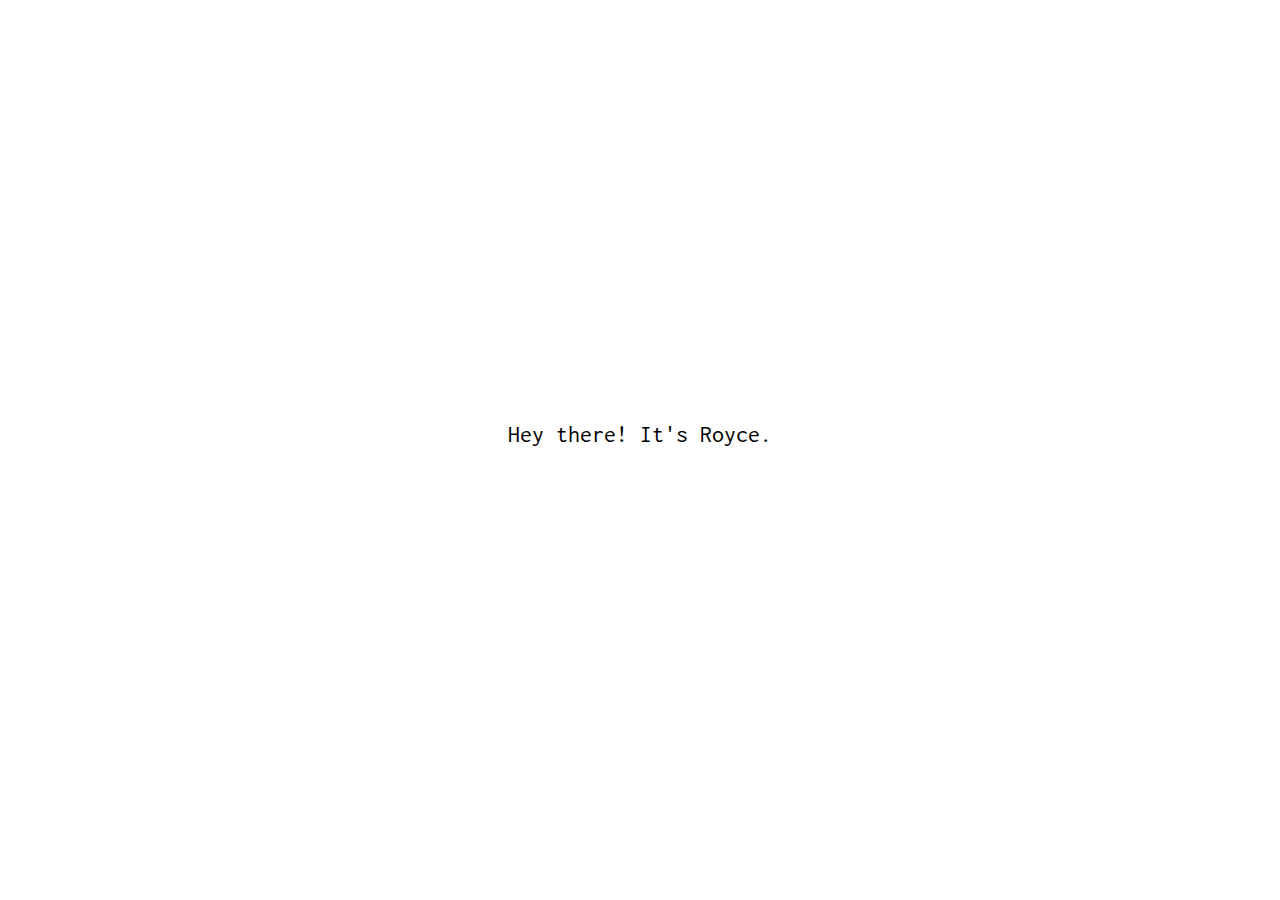
<file: public_html/v2/index.html>
<!DOCTYPE html>
<html lang="en-US">

<head>

	<!-- *** Below I am using Google to track website visitors *** -->
	<script async src="https://www.googletagmanager.com/gtag/js?id=UA-36822935-2"></script>
	<script>
	  window.dataLayer = window.dataLayer || [];
	  function gtag(){dataLayer.push(arguments);}
	  gtag('js', new Date());

	  gtag('config', 'UA-36822935-2');
	</script>
	<!-- *** End tracking script -->

	<meta charset="utf-8">
	<meta name=viewport content="width=device-width, initial-scale=1">
	<title>Royce Yang</title>
	<link rel="stylesheet" href="main.css">
	<link href="https://fonts.googleapis.com/css?family=Inconsolata" rel="stylesheet">
</head>

<body>
	<div id="landing-page">
		<div id="typed"></div>
		<script>
			var i = 0;
			/*var introduction = 'Hey there! It\'s Royce.\n         \nThank you for visiting my website!\nYou\'ll find an interactive resume;\n100% coded by me and from scratch.\n        \nLet me know if you are looking for a(n):\n\n\n  or  \n';

			function type(){
				if (introduction.charAt(i) == '\n'){
					document.getElementById("typed").innerHTML += '<br>';
				}
				else if (i < introduction.length){
					document.getElementById("typed").innerHTML += introduction.charAt(i);
				}
				i++;
				if (i == (introduction.length - 8)){
					document.getElementById("typed").innerHTML += '<button class="button" onclick=\'window.location.href="econ-resume/resume.html"\'> Economist </button>';
				}
				else if (i == introduction.length){
					document.getElementById("typed").innerHTML += '<button class="button" onclick=\'window.location.href="cs-resume/resume.html"\'> Computer Scientist </button>';
				}
				setTimeout(type, 28);
			}*/

			var introduction = 'Hey there! It\'s Royce.\n\nMy website is currently undergoing some reconstruction.\n:(\n\nPlease check back later!\nSorry for the inconvenience.\n\n\n';

			function type(){
				if (introduction.charAt(i) == '\n'){
					document.getElementById("typed").innerHTML += '<br>';
				}
				else if (i < introduction.length){
					document.getElementById("typed").innerHTML += introduction.charAt(i);
				}
				i++;
				if (i == introduction.length){
					document.getElementById("typed").innerHTML += '<button class="button" onclick=\'window.location.href="YANG_Royce_UChicago.pdf"\'> Download My Resume </button>';
				}
				setTimeout(type, 28);
			}

			type();


		</script>

	</div>
</body>


</html>
</file>
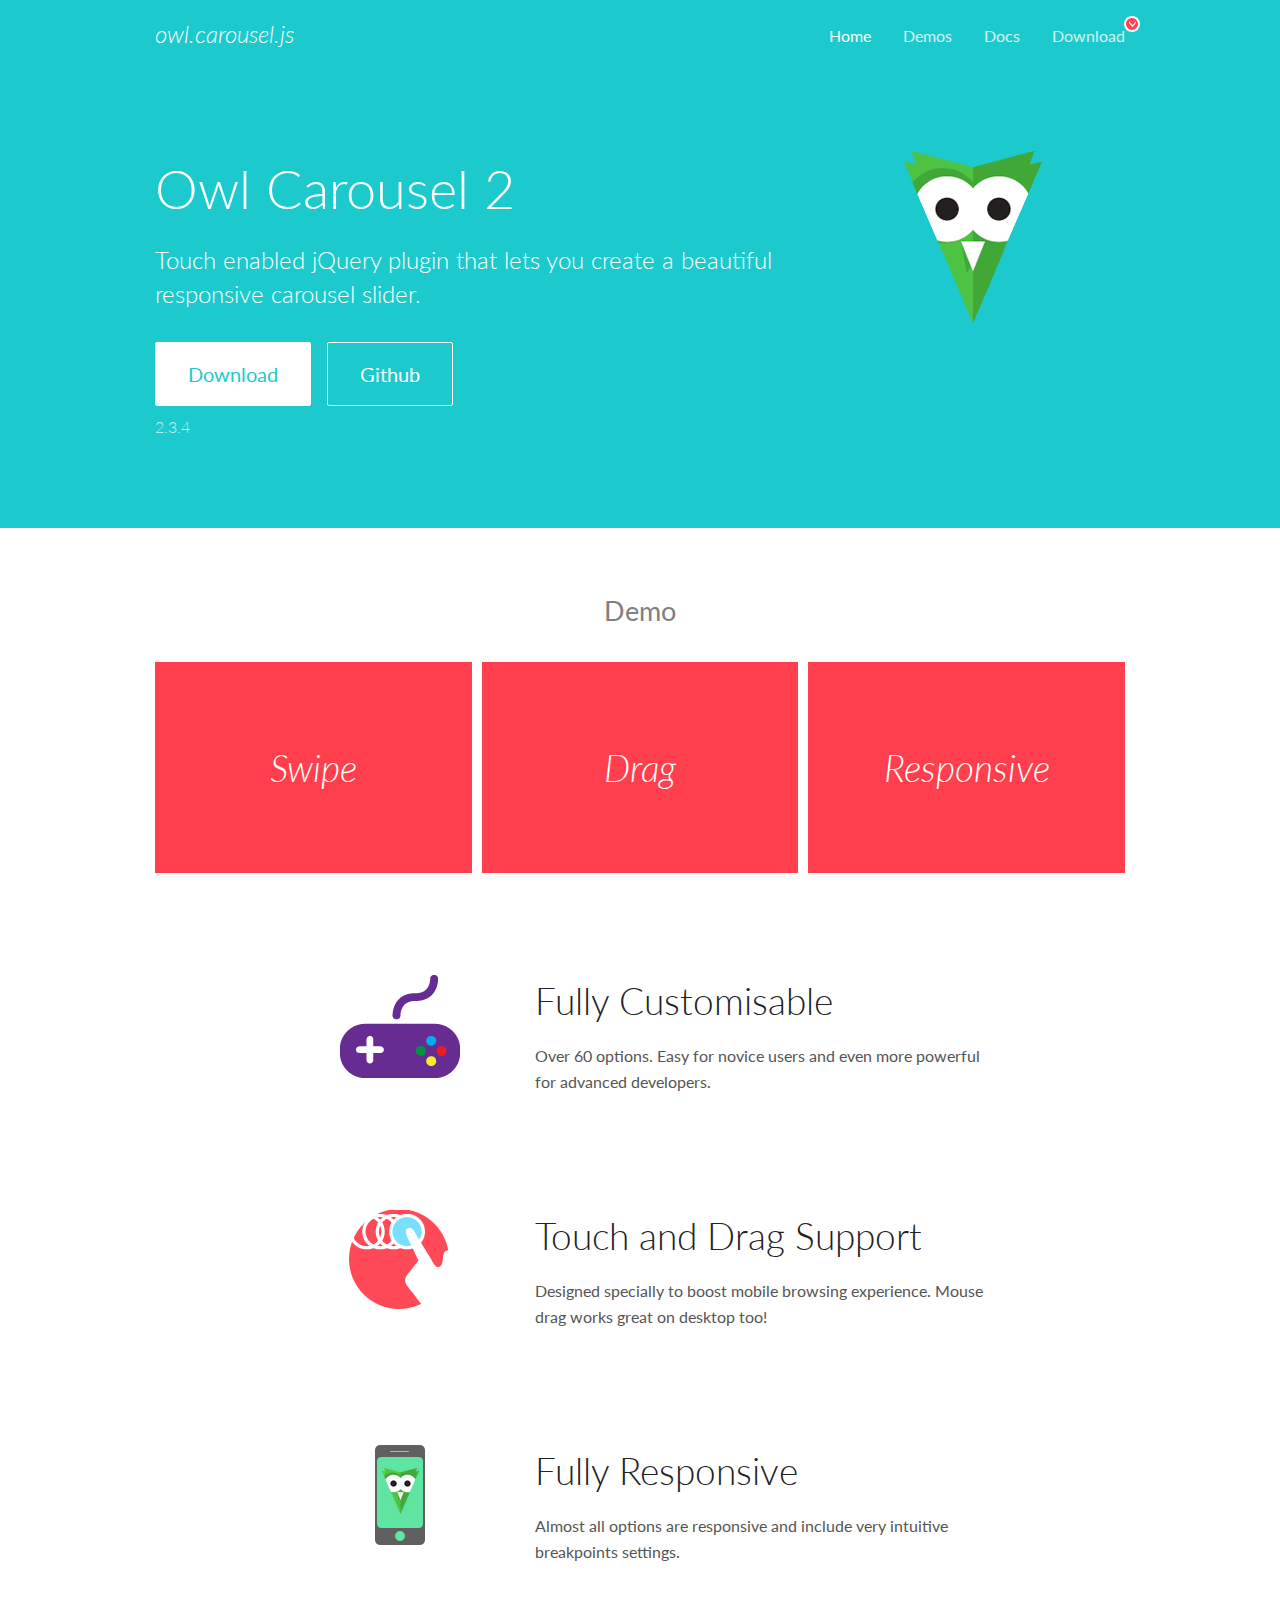
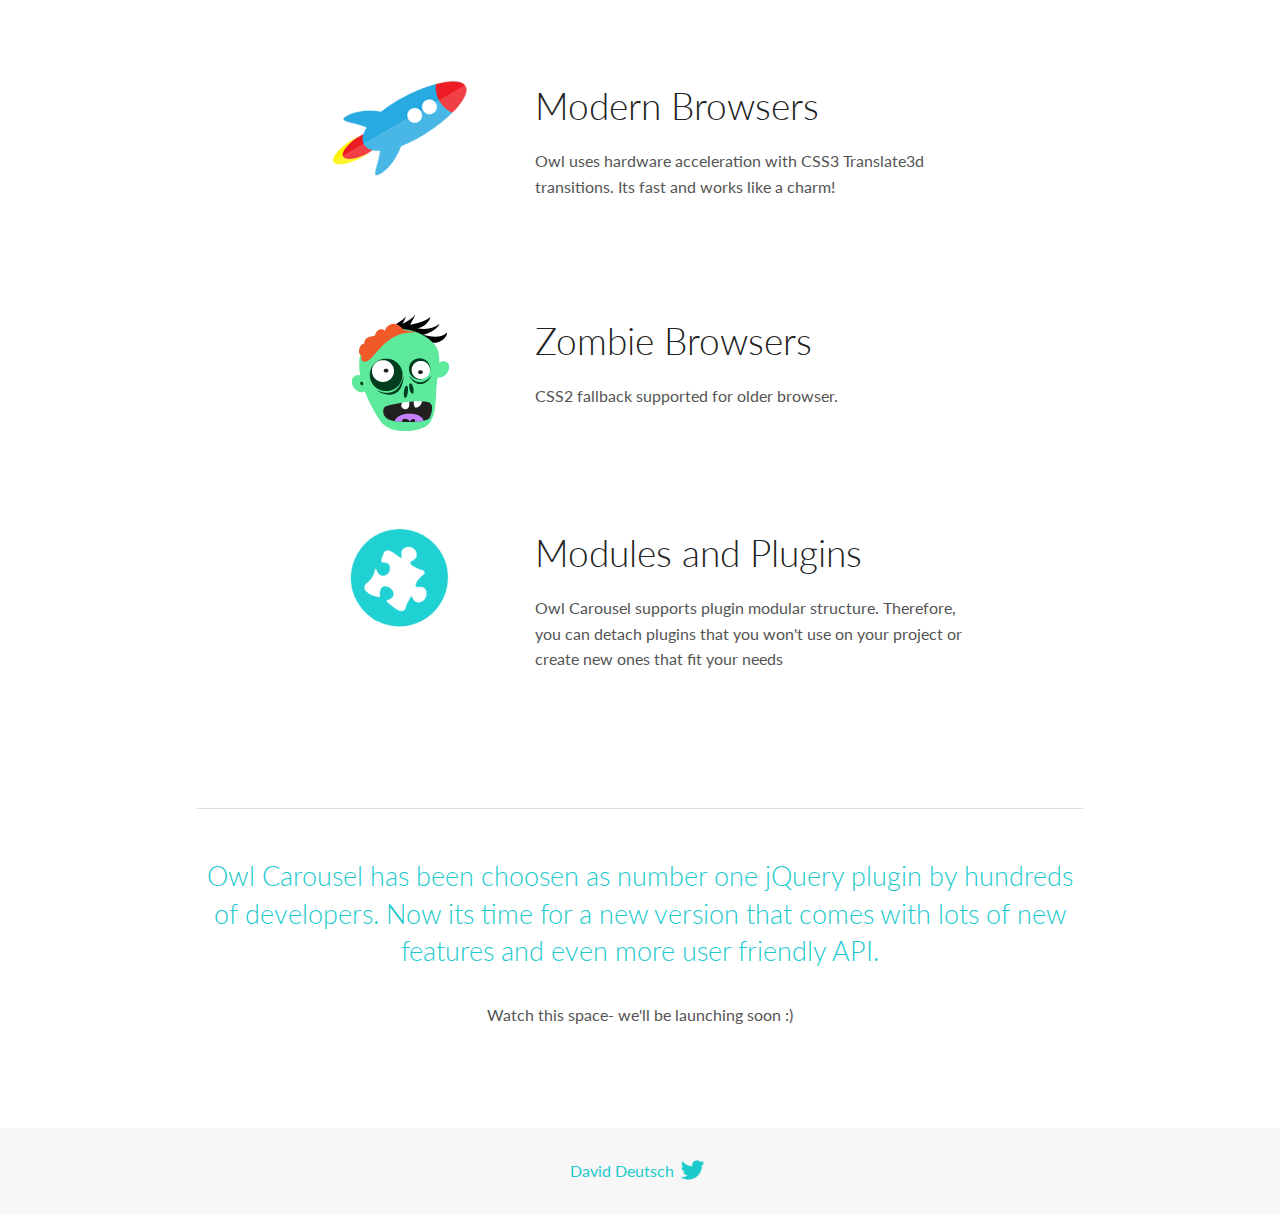
<file: public_html/css/oc/docs/index.html>
<!DOCTYPE html>
<html lang="en">
  <head>

    <!-- head -->
    <meta charset="utf-8">
    <meta name="msapplication-tap-highlight" content="no" />
    <meta name="viewport" content="width=device-width, initial-scale=1.0" />
    <meta name="description" content="Touch enabled jQuery plugin that lets you create beautiful responsive carousel slider.">
    <meta name="author" content="David Deutsch">
    <title>
      Home | Owl Carousel | 2.3.4
    </title>

    <!-- Stylesheets -->
    <link href='https://fonts.googleapis.com/css?family=Lato:300,400,700,400italic,300italic' rel='stylesheet' type='text/css'>
    <link rel="stylesheet" href="assets/css/docs.theme.min.css">

    <!-- Owl Stylesheets -->
    <link rel="stylesheet" href="assets/owlcarousel/assets/owl.carousel.min.css">
    <link rel="stylesheet" href="assets/owlcarousel/assets/owl.theme.default.min.css">

    <!-- HTML5 shim and Respond.js IE8 support of HTML5 elements and media queries -->

    <!--[if lt IE 9]>
      <script src="https://oss.maxcdn.com/libs/html5shiv/3.7.0/html5shiv.js"></script>
      <script src="https://oss.maxcdn.com/libs/respond.js/1.3.0/respond.min.js"></script>
    <![endif]-->

    <!-- Favicons -->
    <link rel="apple-touch-icon-precomposed" sizes="144x144" href="assets/ico/apple-touch-icon-144-precomposed.png">
    <link rel="shortcut icon" href="assets/ico/favicon.png">
    <link rel="shortcut icon" href="favicon.ico">

    <!-- Yeah i know js should not be in header. Its required for demos.-->

    <!-- javascript -->
    <script src="assets/vendors/jquery.min.js"></script>
    <script src="assets/owlcarousel/owl.carousel.js"></script>
  </head>
  <body>

    <!-- header -->
    <header class="header">
      <div class="row">
        <div class="large-12 columns">
          <div class="brand left">
            <h3>
              <a href="/OwlCarousel2/">owl.carousel.js</a> 
            </h3>
          </div>
          <a id="toggle-nav" class="right">
            <span></span> <span></span> <span></span> 
          </a> 
          <div class="nav-bar">
            <ul class="clearfix">
              <li class="active">
                <a href="/OwlCarousel2/index.html">Home</a> 
              </li>
              <li> <a href="/OwlCarousel2/demos/demos.html">Demos</a>  </li>
              <li> <a href="/OwlCarousel2/docs/started-welcome.html">Docs</a>  </li>
              <li>
                <a href="https://github.com/OwlCarousel2/OwlCarousel2/archive/2.3.4.zip">Download</a> 
                <span class="download"></span> 
              </li>
            </ul>
          </div>
        </div>
      </div>
    </header>

    <!-- home panel -->
    <section id="hero">
      <div class="row">
        <div class="large-8 medium-8 columns">
          <h1>Owl Carousel 2</h1>
          <h4>Touch enabled jQuery plugin that lets you create a beautiful responsive carousel slider.</h4>
          <a href="https://github.com/OwlCarousel2/OwlCarousel2/archive/2.3.4.zip" class="hero-button">Download</a> 
          <a href="https://github.com/OwlCarousel2/OwlCarousel2" class="hero-button outline">Github</a> 
          <p>2.3.4</p>
        </div>
        <div class="large-4 medium-4 columns">
          <img class="owl-logo" src="assets/img/owl-logo.png" alt="mr. Owl">
        </div>
      </div>
    </section>

    <!-- body -->
    <div class="home-demo">
      <div class="row">
        <div class="large-12 columns">
          <h3>Demo</h3>
          <div class="owl-carousel">
            <div class="item">
              <h2>Swipe</h2>
            </div>
            <div class="item">
              <h2>Drag</h2>
            </div>
            <div class="item">
              <h2>Responsive</h2>
            </div>
            <div class="item">
              <h2>CSS3</h2>
            </div>
            <div class="item">
              <h2>Fast</h2>
            </div>
            <div class="item">
              <h2>Easy</h2>
            </div>
            <div class="item">
              <h2>Free</h2>
            </div>
            <div class="item">
              <h2>Upgradable</h2>
            </div>
            <div class="item">
              <h2>Tons of options</h2>
            </div>
            <div class="item">
              <h2>Infinity</h2>
            </div>
            <div class="item">
              <h2>Auto Width</h2>
            </div>
          </div>
        </div>
      </div>
    </div>
    <script>
      var owl = $('.owl-carousel');
      owl.owlCarousel({
        margin: 10,
        loop: true,
        responsive: {
          0: {
            items: 1
          },
          600: {
            items: 2
          },
          1000: {
            items: 3
          }
        }
      })
    </script>

    <!-- features -->
    <div id="features">
      <div class="row">
        <div class="small-12 medium-9 small-centered columns">
          <section class="row feature">
            <div class="medium-4 small-12 columns">
              <img src="assets/img/feature-options.png" alt="">
            </div>
            <div class="medium-8 small-12 columns">
              <h2>Fully Customisable</h2>
              <p>Over 60 options. Easy for novice users and even more powerful for advanced developers.</p>
            </div>
          </section>
          <section class="row feature">
            <div class="medium-4 small-12 columns">
              <img src="assets/img/feature-drag.png" alt="">
            </div>
            <div class="medium-8 small-12 columns">
              <h2>Touch and Drag Support</h2>
              <p>Designed specially to boost mobile browsing experience. Mouse drag works great on desktop too!</p>
            </div>
          </section>
          <section class="row feature">
            <div class="medium-4 small-12 columns">
              <img src="assets/img/feature-responsive.png" alt="">
            </div>
            <div class="medium-8 small-12 columns">
              <h2>Fully Responsive</h2>
              <p>Almost all options are responsive and include very intuitive breakpoints settings.</p>
            </div>
          </section>
          <section class="row feature">
            <div class="medium-4 small-12 columns">
              <img src="assets/img/feature-modern.png" alt="">
            </div>
            <div class="medium-8 small-12 columns">
              <h2>Modern Browsers</h2>
              <p>Owl uses hardware acceleration with CSS3 Translate3d transitions. Its fast and works like a charm! </p>
            </div>
          </section>
          <section class="row feature">
            <div class="medium-4 small-12 columns">
              <img src="assets/img/feature-zombie.png" alt="">
            </div>
            <div class="medium-8 small-12 columns">
              <h2>Zombie Browsers</h2>
              <p>CSS2 fallback supported for older browser.</p>
            </div>
          </section>
          <section class="row feature">
            <div class="medium-4 small-12 columns">
              <img src="assets/img/feature-module.png" alt="">
            </div>
            <div class="medium-8 small-12 columns">
              <h2>Modules and Plugins</h2>
              <p>Owl Carousel supports plugin modular structure. Therefore, you can detach plugins that you won&#x27;t use on your project or create new ones that fit your needs</p>
            </div>
          </section>
        </div>
      </div>
    </div>

    <!-- footer -->
    <section id="teaser-text">
      <div class="row">
        <div class="small-12 medium-11 small-centered columns">
          <hr>
          <h3 id="owl-carousel-has-been-choosen-as-number-one-jquery-plugin-by-hundreds-of-developers-now-its-time-for-a-new-version-that-comes-with-lots-of-new-features-and-even-more-user-friendly-api-">Owl Carousel has been choosen as number one jQuery plugin by hundreds of developers. Now its time for a new version that comes with lots of new features and even more user friendly API.</h3>
          <p>Watch this space- we&#39;ll be launching soon :)</p>
        </div>
      </div>
    </section>

    <!-- footer -->
    <footer class="footer">
      <div class="row">
        <div class="large-12 columns">
          <h5>
            <a href="/OwlCarousel2/docs/support-contact.html">David Deutsch</a> 
            <a id="custom-tweet-button" href="https://twitter.com/share?url=https://github.com/OwlCarousel2/OwlCarousel2&text=Owl Carousel - This is so awesome! " target="_blank"></a> 
          </h5>
        </div>
      </div>
    </footer>

    <!-- vendors -->
    <script src="assets/vendors/highlight.js"></script>
    <script src="assets/js/app.js"></script>
  </body>
</html>
</file>
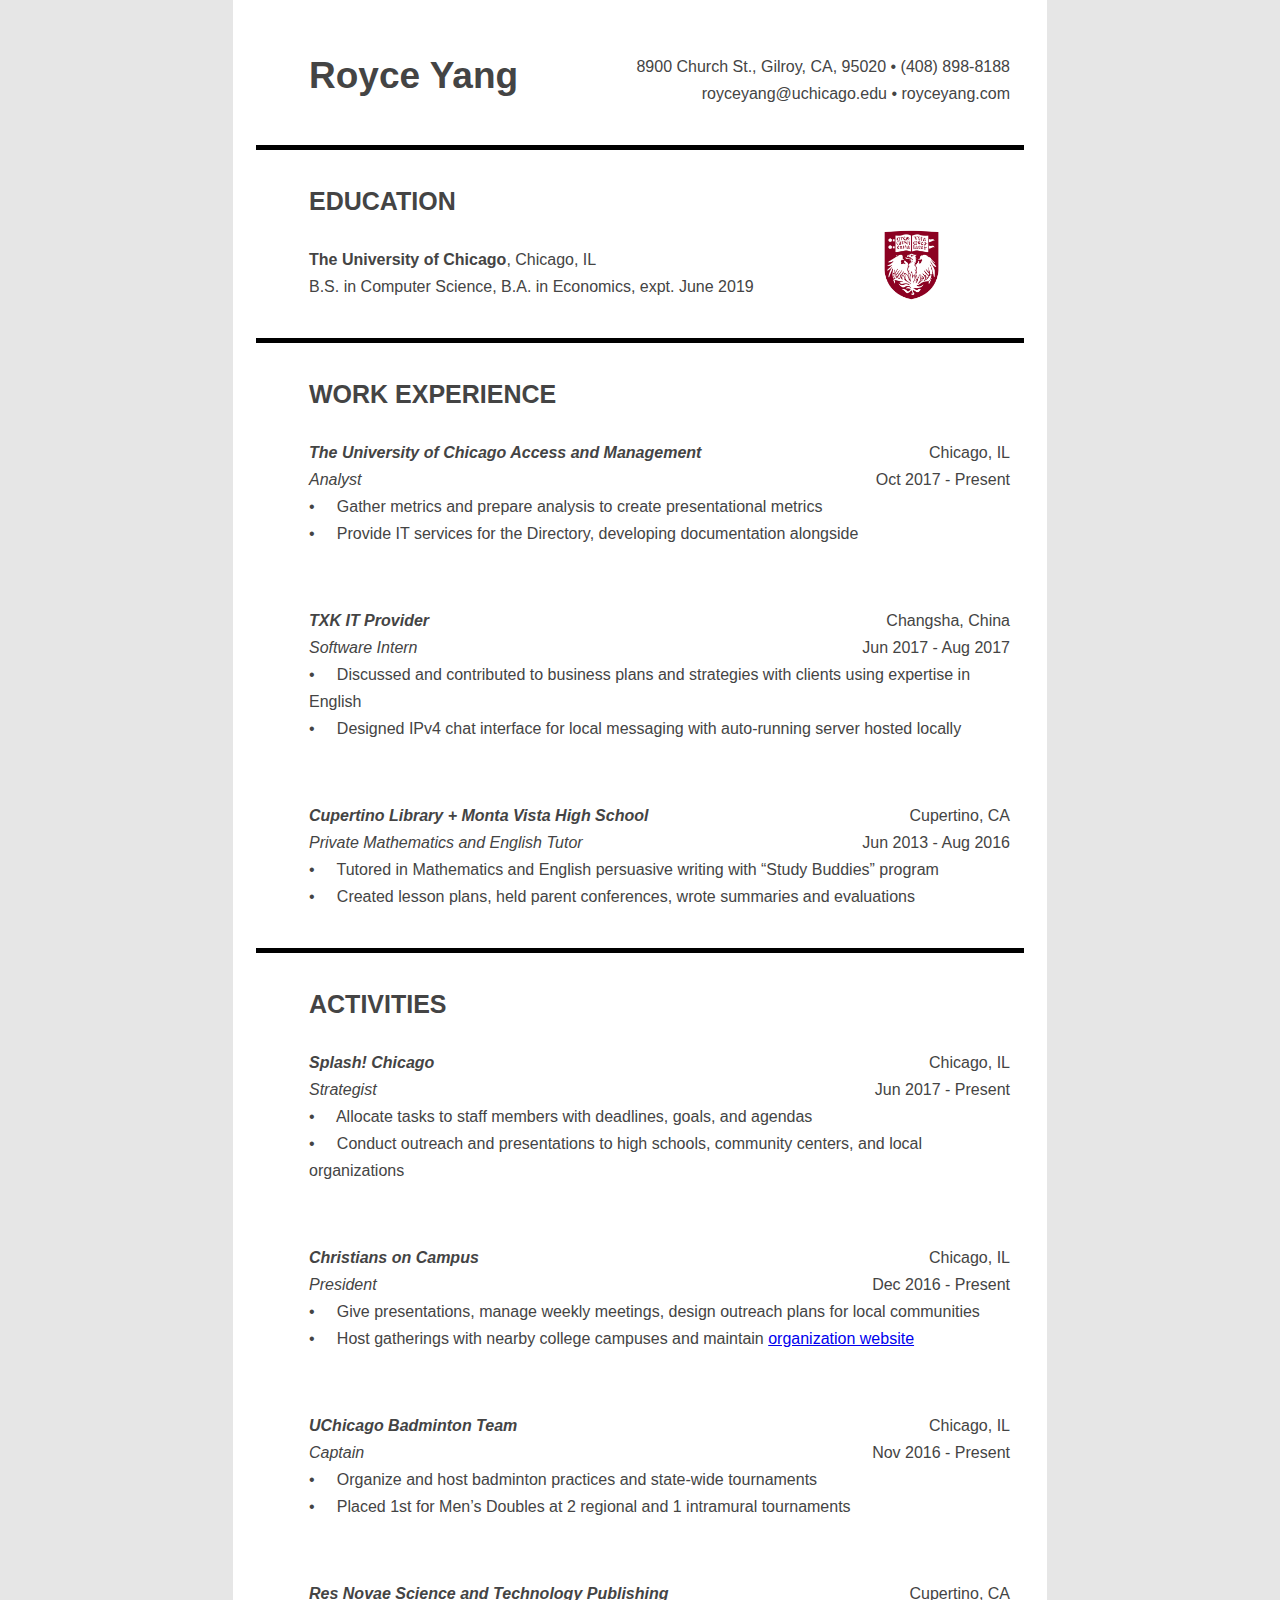
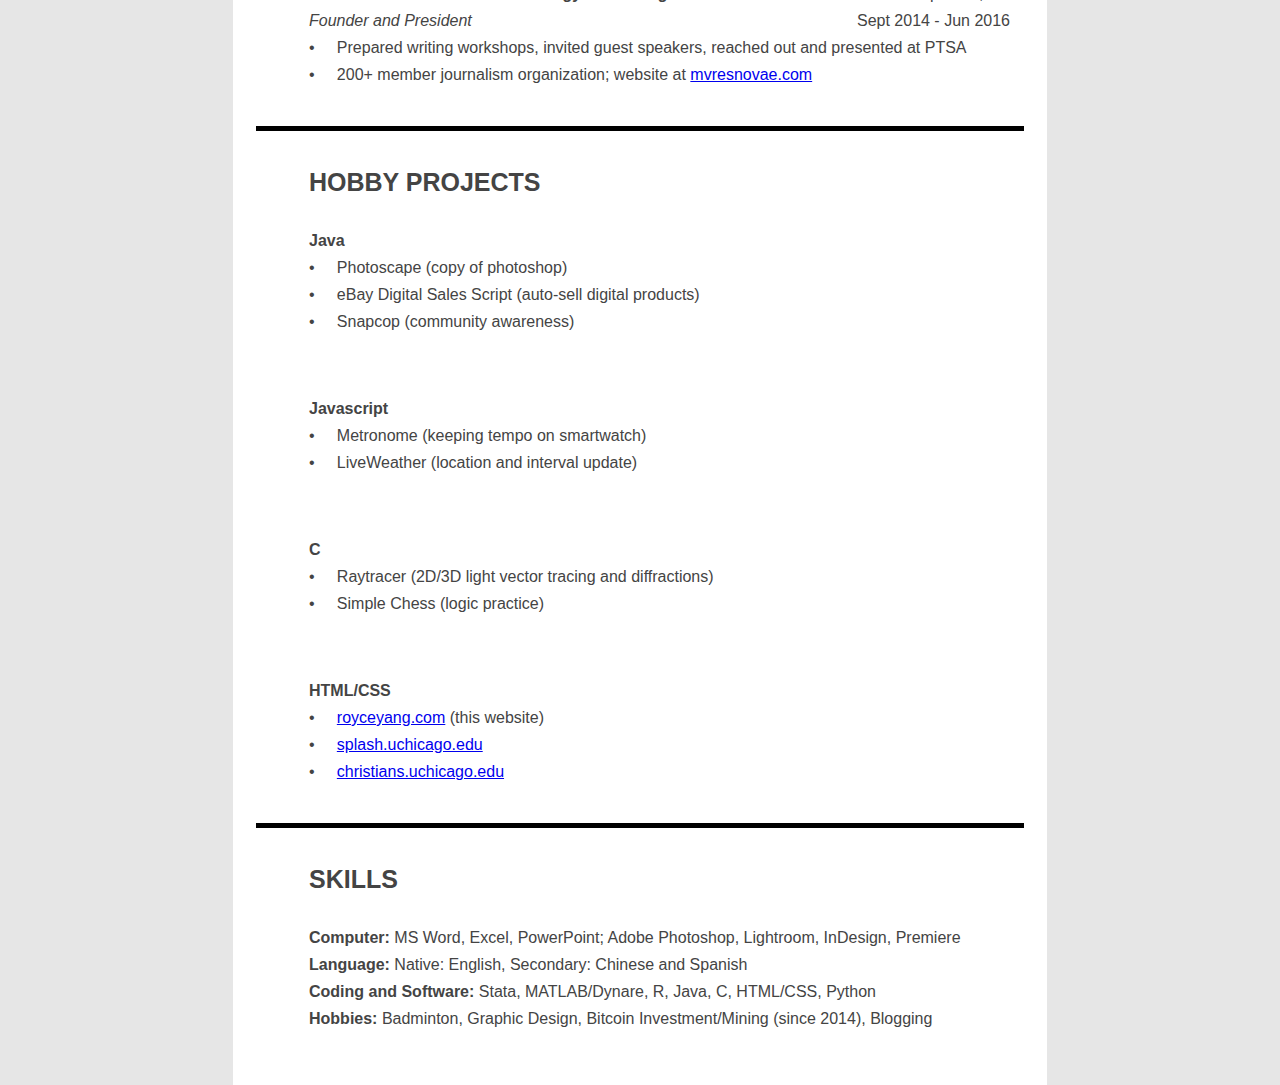
<file: public_html/v2/cs-resume/resume.html>
<!DOCTYPE html>
<html lang="en-US">

<head>
	<meta charset="utf-8">
	<meta name=viewport content="width=device-width, initial-scale=1">
	<title>Resume</title>
	<link rel="stylesheet" href="resumedesign.css">

</head>

<body>
	<div id="resume-frame">
		<button class="accordion">
			<div class="half" style="width: 31%; margin: 0"><h1>Royce Yang</h1></div>
			<div class="half" style="width: 69%; text-align: right"><p>8900 Church St., Gilroy, CA, 95020  •  (408) 898-8188<br />
			royceyang@uchicago.edu • royceyang.com</p></div>
		</button>
		<div class="panel">
			<p>
				My goal is to pursue an internship involving metrics & analytics or software development in preparation for my
				future career in quantitative data analysis.
			</p>
		</div>

		<hr size="5" color="black">

		<h2>EDUCATION</h2>
		<button class="accordion">
			<p class = "half" style="padding-left: 0; width: 70%"><b>The University of Chicago</b>, Chicago, IL<br />
			B.S. in Computer Science, B.A. in Economics, expt. June 2019</p><div class="half" style="width: 20%; text-align:right"><img src="../shieldlogo.jpg" height="70"></div>
		</button>
		<div class="panel">
			<p>
				Completed Coursework:
				<ul>
					<li>Elements of Economic Analysis 1</li>
					<li>Elements of Economic Analysis 2</li>
					<li>Statistical Methods in Economics</li>
					<li>Introduction to Computer Science-1</li>
					<li>Introduction to Computer Science-2</li>
					<li>Introduction to Computer Systems</li>
					<li>Calculus-3</li>
					<li>Intro to Proofs in Analysis</li>
					<li>Analysis in Rn-1</li>
					<li>Math Methods for Social Sciences</li>
					<li>Mechanics</li>
					<li>Electricity and Magnetism</li>
					<li>Media Aesthetics-1</li>
					<li>Media Aesthetics-2</li>
					<li>Cancer Biology: How Good Cells Go Bad</li>
					<li>Intro: Music Analysis and Criticism</li>
				</ul>
			</p>
			<p>
				In Progress:
				<ul>
					<li>Econometrics</li>
					<li>Elements of Economic Analysis 3</li>
					<li>Macroeconomics</li>
					<li>Economic Growth</li>
				</ul>
			</p>
		</div>

		<hr size="5" color="black">

		<h2>WORK EXPERIENCE</h2>
		<button class="accordion">
			<p>
				<div class="half" style="width: 80%; margin: 0"><b><i>The University of Chicago Access and Management</i></b></div><div class="half" style="width: 20%; text-align: right">Chicago, IL</div>
				<div class="half"><i>Analyst</i></div><div class="half" style="text-align: right">Oct 2017 - Present</div>
				<p style="padding-left: 0"><!-- Not using unordered list due to formatting issues, will fix later -->
					• &nbsp; &nbsp; Gather metrics and prepare analysis to create presentational metrics<br />
					• &nbsp; &nbsp; Provide IT services for the Directory, developing documentation alongside
				</p>
			</p>
		</button>
		<div class="panel">
			<p>
				I currently work for the University of Chicago Center for Access and Management. I am taking on this part-time job in order to gain connections, gain further work experience by being a part of
				the university tech department, and learn more about managing databases. I also expect to take on personal and/or group projects under the mentorship of senior developers in the near future.
			</p>
		</div>
		<button class="accordion">
			<p>
				<div class="half" style="margin: 0"><b><i>TXK IT Provider</i></b></div><div class="half" style="text-align: right">Changsha, China</div>
				<div class="half" style="width: 40%"><i>Software Intern</i></div><div class="half" style="width: 60%; text-align: right">Jun 2017 - Aug 2017</div>
				<p style="padding-left: 0">
					• &nbsp; &nbsp; Discussed and contributed to business plans and strategies with clients using expertise in English<br />
					• &nbsp; &nbsp; Designed IPv4 chat interface for local messaging with auto-running server hosted locally
				</p>
		</button>
		<div class="panel">
			<p>
				Over the summer of 2017, I received a great offer to work in Changsha, China. While at TXK, I worked on a communication software with a small group of other software developers.
				This project directly involved the knowledge of TCP/IP sockets, threads, and an understanding of the internet.
			</p>
		</div>
		<button class="accordion">
			<p>
				<div class="half" style="width: 75%; margin: 0"><b><i>Cupertino Library + Monta Vista High School</i></b></div><div class="half" style="width: 25%; text-align: right">Cupertino, CA</div>
				<div class="half" style="width: 75%"><i>Private Mathematics and English Tutor</i></div><div class="half" style="width: 25%; text-align: right">Jun 2013 - Aug 2016</div>
				<p style="padding-left: 0">
					• &nbsp; &nbsp; Tutored in Mathematics and English persuasive writing with “Study Buddies” program<br />
					• &nbsp; &nbsp; Created lesson plans, held parent conferences, wrote summaries and evaluations
				</p>
			</p>
		</button>
		<div class="panel">
			<p>
				Since freshmen year in high school, I have been tutoring other students in Java, something that I took interest in beginning in middle school. Despite initially having only one student,
				by the end of high school, I was a private tutor for five students a week. Later on, I also began to tutor in persuasive writing after finding passion and talent in that area as well.
			</p>
		</div>

		<hr size="5" color="black">

		<h2>ACTIVITIES</h2>
		<button class="accordion">
			<p>
				<div class="half" style="margin: 0"><b><i>Splash! Chicago</i></b></div><div class="half" style="text-align: right">Chicago, IL</div>
				<div class="half" style="width: 60%"><i>Strategist</i></div><div class="half" style="width: 40%; text-align: right">Jun 2017 - Present</div>
				<p style="padding-left: 0">
					• &nbsp; &nbsp; Allocate tasks to staff members with deadlines, goals, and agendas<br />
					• &nbsp; &nbsp; Conduct outreach and presentations to high schools, community centers, and local organizations
				</p>
			</p>
		</button>
		<div class="panel">
			<p>
				I serve as the strategist (like a consultant role) for Splash! Chicago. Splash! is a student-led educational program aimed towards the community
				that invites non-university students to come on campus and take classes taught by current university students and alumni. As a strategist, I collect data and analyze
				trends, contributing suggestions to improve our program. I oversee all aspects (logistics, recruitment, instruction, etc.) and occasionally update our website.
			</p>
		</div>
		<button class="accordion">
			<p>
				<div class="half" style="margin: 0"><b><i>Christians on Campus</i></b></div><div class="half" style="text-align: right">Chicago, IL</div>
				<div class="half"><i>President</i></div><div class="half" style="text-align: right">Dec 2016 - Present</div>
				<p style="padding-left: 0">
					• &nbsp; &nbsp; Give presentations, manage weekly meetings, design outreach plans for local communities<br />
					• &nbsp; &nbsp; Host gatherings with nearby college campuses and maintain <a href="http://christians.uchicago.edu/">organization website</a>
				</p>
			</p>
		</button>
		<div class="panel">
			<p>
				I joined Christians on Campus during my freshmen year of college. I currently serve as president of the student-led club and handle logistics
				and interactions between student and faculty.
			</p>
		</div>
		<button class="accordion">
			<p>
				<div class="half" style="margin: 0"><b><i>UChicago Badminton Team</i></b></div><div class="half" style="text-align: right">Chicago, IL</div>
				<div class="half"><i>Captain</i></div><div class="half" style="text-align: right">Nov 2016 - Present</div>
				<p style="padding-left: 0">
					• &nbsp; &nbsp; Organize and host badminton practices and state-wide tournaments<br />
					• &nbsp; &nbsp; Placed 1st for Men’s Doubles at 2 regional and 1 intramural tournaments
				</p>
			</p>
		</button>
		<div class="panel">
			<p>
				Badminton is the one sport that I excel at. I had been passionate for badminton ever since grade school. In high school, I underwent rigorous training
				for two hours a day, every week day after school. This allowed me to place 1st for Men’s Doubles at University of Chicago Intramural Tournament in 2016,
				1st for San Jose State Open in 2016, and 1st for Bay Area Inter-District Competition in 2014.
			</p>
		</div>
		<button class="accordion">
			<p>
				<div class="half" style="width: 75%; margin: 0"><b><i>Res Novae Science and Technology Publishing</i></b></div><div class="half" style="width: 25%; text-align: right">Cupertino, CA</div>
				<div class="half" style="width: 60%"><i>Founder and President</i></div><div class="half" style="width: 40%; text-align: right">Sept 2014 - Jun 2016</div>
				<p style="padding-left: 0">
					• &nbsp; &nbsp; Prepared writing workshops, invited guest speakers, reached out and presented at PTSA<br />
					• &nbsp; &nbsp; 200+ member journalism organization; website at <a href="http://mvresnovae.com/">mvresnovae.com</a>
				</p>
			</p>
		</button>
		<div class="panel">
			<p>
				During sophomore year of high school, I took a journalism class and discovered my talent for writing. That's when I decided to combine my talent and
				interests to found the first ever science and technology journalism organization at Monta Vista High School. Today, the club is thriving, with more
				members and interest that I could have ever dreamed of. Check it out at <a href="http://mvresnovae.com/">mvresnovae.com</a>.
			</p>
		</div>

		<hr size="5" color="black">

		<h2>HOBBY PROJECTS</h2>
		<button class="accordion">
			<p>
				<p style="padding-left: 0">
					<b>Java</b><br />
					• &nbsp; &nbsp; Photoscape (copy of photoshop)<br />
					• &nbsp; &nbsp; eBay Digital Sales Script (auto-sell digital products)<br />
					• &nbsp; &nbsp; Snapcop (community awareness)
				</p>
			</p>
		</button>
		<div class="panel">
			<p>
				Photoscape is a Java application that manipulates pixels in order to produce the basic effects of photoshop (i.e. mirror, blur, negate, etc.). eBay Digital
				Sales script is an application that I used to automatically conduct business on eBay, selling digital study books (delivered via email) for AP exams that I wrote.
				Snapcop is the product of a hackathon -- this application is used by individuals to take pictures of suspicious activity and report it to the online community.
			</p>
		</div>
		<button class="accordion">
			<p>
				<p style="padding-left: 0">
					<b>Javascript</b><br />
					• &nbsp; &nbsp; Metronome (keeping tempo on smartwatch)<br />
					• &nbsp; &nbsp; LiveWeather (location and interval update)
				</p>
			</p>
		</button>
		<div class="panel">
			<p>
				Metronome and LiveWeather are both smartwatch applications designed for the Pebble Smartwatch. The metronome application makes the smartwatch vibrate per given
				time interval. LiveWeather takes the user location and uses the Wunderground API to get the weather at the user location.
			</p>
		</div>
		<button class="accordion">
			<p>
				<p style="padding-left: 0">
					<b>C</b><br />
					• &nbsp; &nbsp; Raytracer (2D/3D light vector tracing and diffractions)<br />
					• &nbsp; &nbsp; Simple Chess (logic practice)
				</p>
			</p>
		</button>
		<div class="panel">
			<p>
				Raytracer is a C application that I wrote as the final project of Introduction to Computer Science-2. It involves heavy math and physics to calculate light defraction
				and shadows on abnormal surfaces. Simple Chess, as the name may already imply, is a simple chess program, built in C, written from scratch.
			</p>
		</div>
		<button class="accordion">
			<p>
				<p style="padding-left: 0">
					<b>HTML/CSS</b><br />
					• &nbsp; &nbsp; <a href="http://royceyang.com">royceyang.com</a> (this website)<br />
					• &nbsp; &nbsp; <a href="http://splash.uchicago.edu/">splash.uchicago.edu</a><br />
					• &nbsp; &nbsp; <a href="http://christians.uchicago.edu/">christians.uchicago.edu</a>
				</p>
			</p>
		</button>
		<div class="panel">
			<p>
				The website you are looking at right now, royceyang.com is written completely from scratch and demonstrates my basic abilities in HTML/CSS. splash.uchicago.edu is a
				site that I manage and update occasionally, given changes to the Splash! program. christians.uchicago.edu is a WordPress site that I built over the summer, to
				promote the on-campus organization.
			</p>
		</div>

		<hr size="5" color="black">

		<h2>SKILLS</h2>
		<button class="accordion">
			<p>
				<p style="padding-left: 0">
					<b>Computer:</b> MS Word, Excel, PowerPoint; Adobe Photoshop, Lightroom, InDesign, Premiere<br />
					<b>Language:</b> Native: English, Secondary: Chinese and Spanish<br />
					<b>Coding and Software:</b> Stata, MATLAB/Dynare, R, Java, C, HTML/CSS, Python<br />
					<b>Hobbies:</b> Badminton, Graphic Design, Bitcoin Investment/Mining (since 2014), Blogging
				</p>
			</p>
		</button>
		<div class="panel">
			<p>
				Skills here are self-explanatory. References for specific skills will be provided upon request.<br />
				For general references:<br />
				• &nbsp; &nbsp; Astrid Fingerhut - University of Chicago Access and Management IT Director - astrid@uchicago.edu<br />
				• &nbsp; &nbsp; Jiqiu Huang - CEO of TXK IT Provider - jxkkj@163.com
			</p>
		</div>

	</div>
</body>

<script>
var acc = document.getElementsByClassName("accordion");
var i;

for (i = 0; i < acc.length; i++) {
  acc[i].addEventListener("click", function() {
    this.classList.toggle("active");
    var panel = this.nextElementSibling;
    if (panel.style.maxHeight){
      panel.style.maxHeight = null;
    } else {
      panel.style.maxHeight = panel.scrollHeight + "px";
    }
  });
}
</script>

</html>
</file>
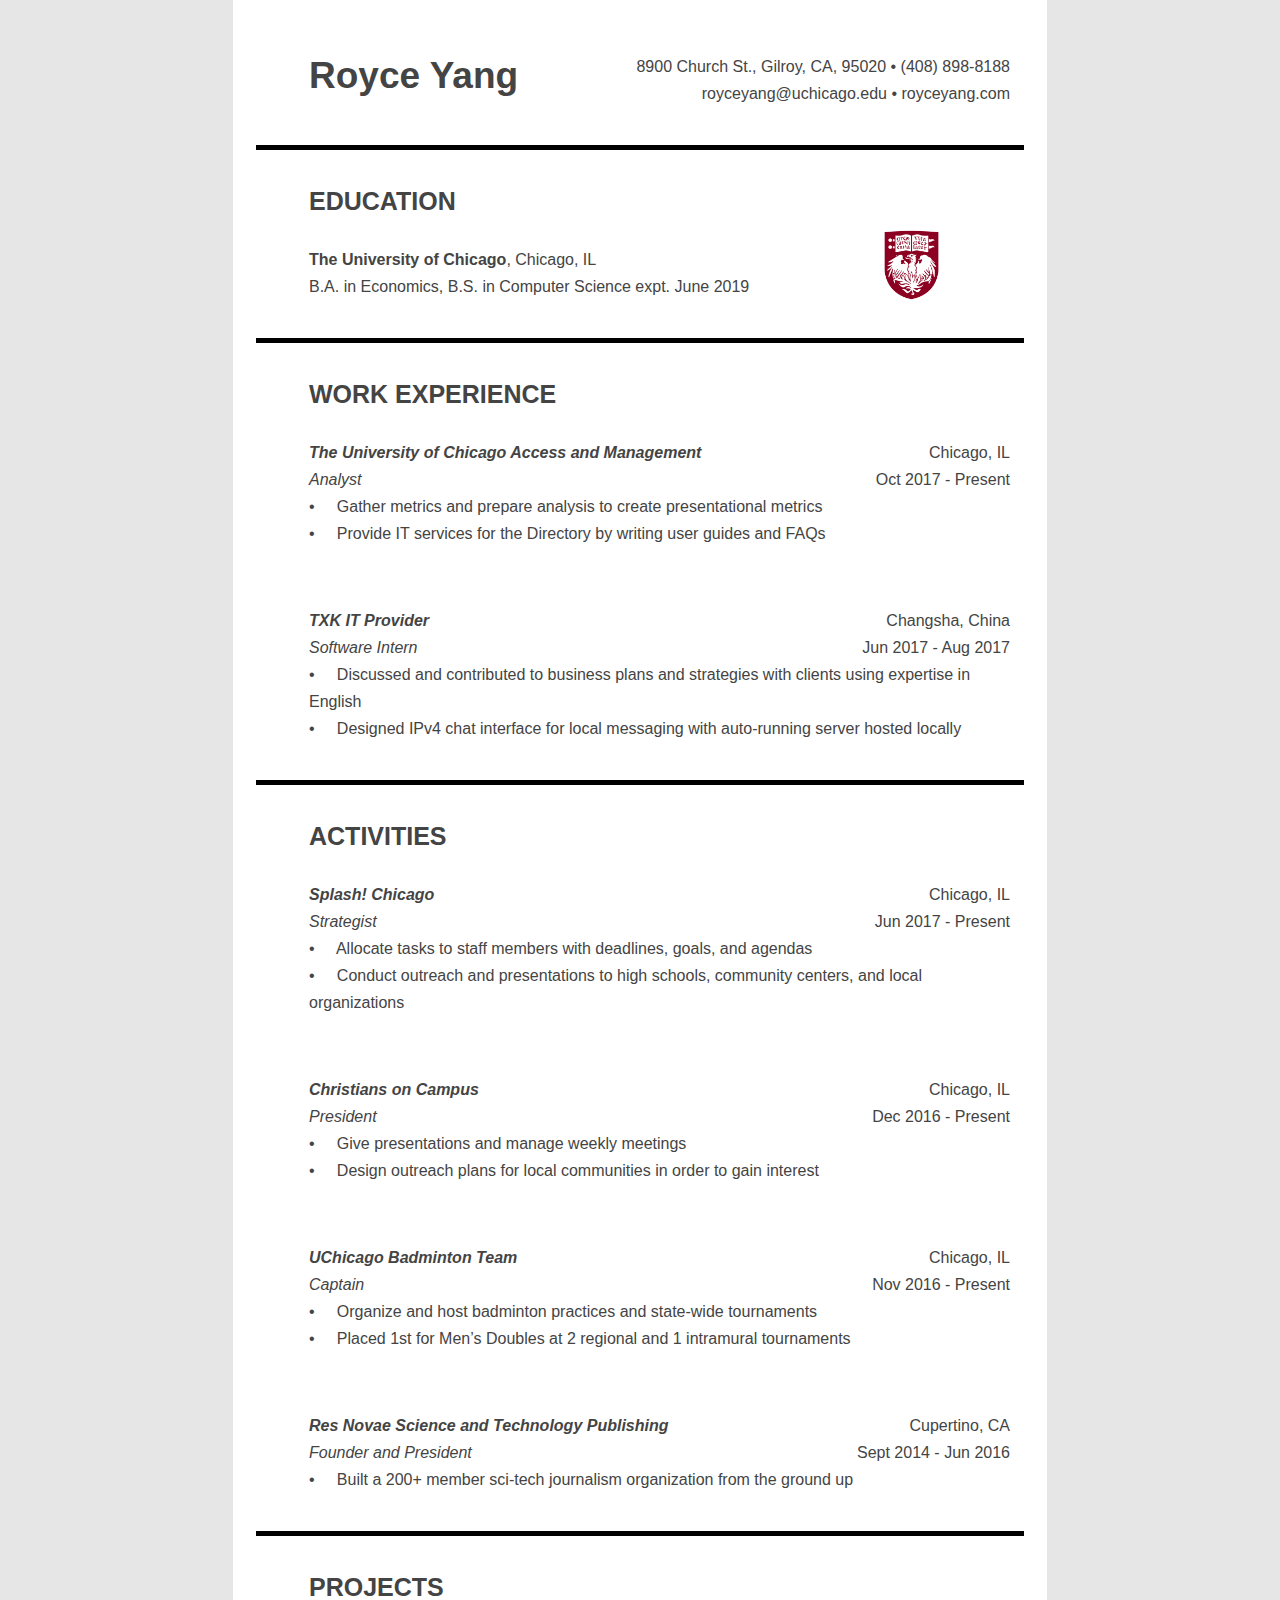
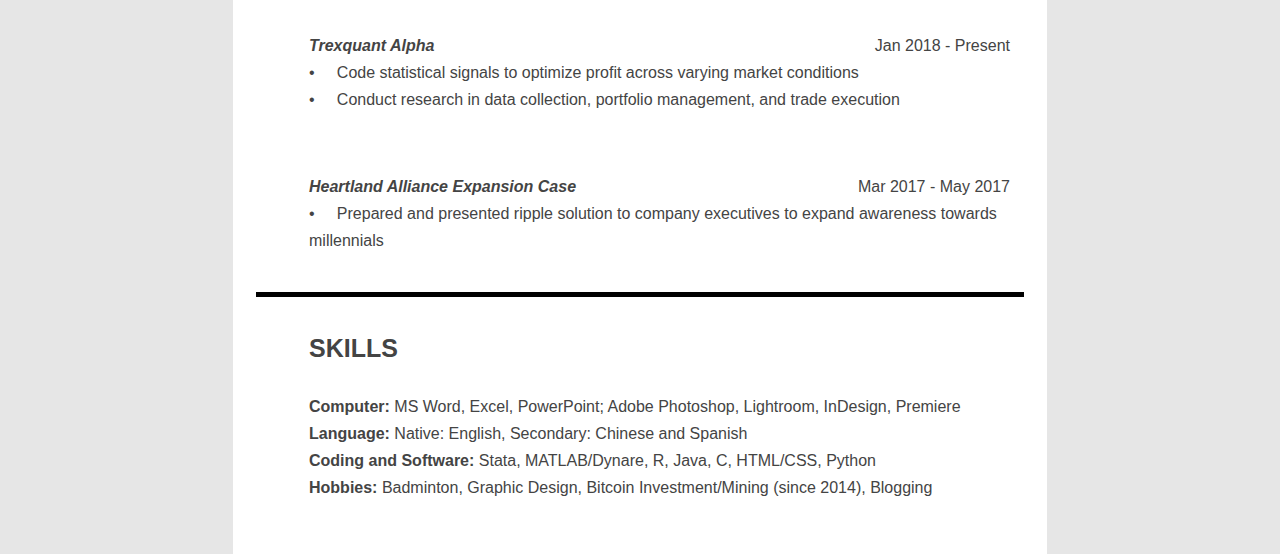
<file: public_html/v2/econ-resume/resume.html>
<!DOCTYPE html>
<html lang="en-US">

<head>
	<meta charset="utf-8">
	<meta name=viewport content="width=device-width, initial-scale=1">
	<title>Resume</title>
	<link rel="stylesheet" href="resumedesign.css">

</head>

<body>
	<div id="resume-frame">
		<button class="accordion">
			<div class="half" style="width: 31%; margin: 0"><h1>Royce Yang</h1></div>
			<div class="half" style="width: 69%; text-align: right"><p>8900 Church St., Gilroy, CA, 95020  •  (408) 898-8188<br />
			royceyang@uchicago.edu • royceyang.com</p></div>
		</button>
		<div class="panel">
			<p>
				My goal is to pursue an internship in the area of investment banking or quantitative finance in order to
				prepare for a future career i-banking or quantitative data analysis. You may download my hyperlinked resume <a href="Resume-Econ.pdf">here</a>.
			</p>
		</div>

		<hr size="5" color="black">

		<h2>EDUCATION</h2>
		<button class="accordion">
			<p class = "half" style="padding-left: 0; width: 70%"><b>The University of Chicago</b>, Chicago, IL<br />
			B.A. in Economics, B.S. in Computer Science expt. June 2019</p><div class="half" style="width: 20%; text-align:right"><img src="../shieldlogo.jpg" height="70"></div>
		</button>
		<div class="panel">
			<p>
				Completed Coursework:
				<ul>
					<li>Elements of Economic Analysis 1</li>
					<li>Elements of Economic Analysis 2</li>
					<li>Statistical Methods in Economics</li>
					<li>Introduction to Computer Science-1</li>
					<li>Introduction to Computer Science-2</li>
					<li>Introduction to Computer Systems</li>
					<li>Calculus-3</li>
					<li>Intro to Proofs in Analysis</li>
					<li>Analysis in Rn-1</li>
					<li>Math Methods for Social Sciences</li>
					<li>Mechanics</li>
					<li>Electricity and Magnetism</li>
					<li>Media Aesthetics-1</li>
					<li>Media Aesthetics-2</li>
					<li>Cancer Biology: How Good Cells Go Bad</li>
					<li>Intro: Music Analysis and Criticism</li>
				</ul>
			</p>
			<p>
				In Progress:
				<ul>
					<li>Econometrics</li>
					<li>Elements of Economic Analysis 3</li>
					<li>Macroeconomics</li>
					<li>Economic Growth</li>
				</ul>
			</p>
		</div>

		<hr size="5" color="black">

		<h2>WORK EXPERIENCE</h2>
		<button class="accordion">
			<p>
				<div class="half" style="width: 80%; margin: 0"><b><i>The University of Chicago Access and Management</i></b></div><div class="half" style="width: 20%; text-align: right">Chicago, IL</div>
				<div class="half"><i>Analyst</i></div><div class="half" style="text-align: right">Oct 2017 - Present</div>
				<p style="padding-left: 0"><!-- Not using unordered list due to formatting issues, will fix later -->
					• &nbsp; &nbsp; Gather metrics and prepare analysis to create presentational metrics<br />
					• &nbsp; &nbsp; Provide IT services for the Directory by writing user guides and FAQs
				</p>
			</p>
		</button>
		<div class="panel">
			<p>
				I currently work for the University of Chicago Center for Access and Management. I am taking on this part-time job in order to gain connections, gain further work experience by being a part of
				the university tech department, and learn more about managing databases. I also expect to take on personal and/or group projects under the mentorship of senior developers in the near future.
			</p>
		</div>
		<button class="accordion">
			<p>
				<div class="half" style="margin: 0"><b><i>TXK IT Provider</i></b></div><div class="half" style="text-align: right">Changsha, China</div>
				<div class="half" style="width: 40%"><i>Software Intern</i></div><div class="half" style="width: 60%; text-align: right">Jun 2017 - Aug 2017</div>
				<p style="padding-left: 0">
					• &nbsp; &nbsp; Discussed and contributed to business plans and strategies with clients using expertise in English<br />
					• &nbsp; &nbsp; Designed IPv4 chat interface for local messaging with auto-running server hosted locally
				</p>
			</p>
		</button>
		<div class="panel">
			<p>
				Over the summer of 2017, I received a great offer to work in Changsha, China. While at TXK, I worked on a communication software with a small group of other software developers.
				This project directly involved the knowledge of TCP/IP sockets, threads, and an understanding of the internet. The company website is at <a href="http://txktx.com">txktx.com</a>.
			</p>
		</div>

		<hr size="5" color="black">

		<h2>ACTIVITIES</h2>
		<button class="accordion">
			<p>
				<div class="half" style="margin: 0"><b><i>Splash! Chicago</i></b></div><div class="half" style="text-align: right">Chicago, IL</div>
				<div class="half" style="width: 60%"><i>Strategist</i></div><div class="half" style="width: 40%; text-align: right">Jun 2017 - Present</div>
				<p style="padding-left: 0">
					• &nbsp; &nbsp; Allocate tasks to staff members with deadlines, goals, and agendas<br />
					• &nbsp; &nbsp; Conduct outreach and presentations to high schools, community centers, and local organizations
				</p>
			</p>
		</button>
		<div class="panel">
			<p>
				I serve as the strategist (like a consultant role) for Splash! Chicago. Splash! is a student-led educational program aimed towards the community
				that invites non-university students to come on campus and take classes taught by current university students and alumni. As a strategist, I collect data and analyze
				trends, contributing suggestions to improve our program. I oversee all aspects (logistics, recruitment, instruction, etc.) and occasionally update our website. Check it out
				at <a href="http://splash.uchicago.edu/">splash.uchicago.edu</a>.
			</p>
		</div>
		<button class="accordion">
			<p>
				<div class="half" style="margin: 0"><b><i>Christians on Campus</i></b></div><div class="half" style="text-align: right">Chicago, IL</div>
				<div class="half"><i>President</i></div><div class="half" style="text-align: right">Dec 2016 - Present</div>
				<p style="padding-left: 0">
					• &nbsp; &nbsp; Give presentations and manage weekly meetings<br />
					• &nbsp; &nbsp; Design outreach plans for local communities in order to gain interest
				</p>
			</p>
		</button>
		<div class="panel">
			<p>
				I joined Christians on Campus during my freshmen year of college. I currently serve as president of the student-led club and handle logistics
				and interactions between student and faculty. I am in charge of hosting gatherings with nearby college campuses and maintaining the <a href="http://christians.uchicago.edu/">organization website</a>.
			</p>
		</div>
		<button class="accordion">
			<p>
				<div class="half" style="margin: 0"><b><i>UChicago Badminton Team</i></b></div><div class="half" style="text-align: right">Chicago, IL</div>
				<div class="half"><i>Captain</i></div><div class="half" style="text-align: right">Nov 2016 - Present</div>
				<p style="padding-left: 0">
					• &nbsp; &nbsp; Organize and host badminton practices and state-wide tournaments<br />
					• &nbsp; &nbsp; Placed 1st for Men’s Doubles at 2 regional and 1 intramural tournaments
				</p>
			</p>
		</button>
		<div class="panel">
			<p>
				Badminton is the one sport that I excel at. I had been passionate for badminton ever since grade school. In high school, I underwent rigorous training
				for two hours a day, every week day after school. This allowed me to place 1st for Men’s Doubles at University of Chicago Intramural Tournament in 2016,
				1st for San Jose State Open in 2016, and 1st for Bay Area Inter-District Competition in 2014.
			</p>
		</div>
		<button class="accordion">
			<p>
				<div class="half" style="width: 75%; margin: 0"><b><i>Res Novae Science and Technology Publishing</i></b></div><div class="half" style="width: 25%; text-align: right">Cupertino, CA</div>
				<div class="half" style="width: 60%"><i>Founder and President</i></div><div class="half" style="width: 40%; text-align: right">Sept 2014 - Jun 2016</div>
				<p style="padding-left: 0">
					• &nbsp; &nbsp; Built a 200+ member sci-tech journalism organization from the ground up<br />
				</p>
			</p>
		</button>
		<div class="panel">
			<p>
				During sophomore year of high school, I took a journalism class and discovered my talent for writing. That's when I decided to combine my talent and
				interests to found the first ever science and technology journalism organization at Monta Vista High School. Today, the club is thriving, with more
				members and interest that I could have ever dreamed of. Check it out at <a href="http://mvresnovae.com/">mvresnovae.com</a>.
			</p>
		</div>

		<hr size="5" color="black">

		<h2>PROJECTS</h2>
		<button class="accordion">
			<p>
				<div class="half" style="width: 60%; margin: 0"><b><i>Trexquant Alpha</i></b></div><div class="half" style="width: 40%; text-align: right">Jan 2018 - Present</div>
				<p style="padding-left: 0"><!-- Not using unordered list due to formatting issues, will fix later -->
					• &nbsp; &nbsp; Code statistical signals to optimize profit across varying market conditions<br />
					• &nbsp; &nbsp; Conduct research in data collection, portfolio management, and trade execution
				</p>
			</p>
		</button>
		<div class="panel">
			<p>
				I am currently working on a quantitaive data anlysis project involving the creating of "Alphas", market predictors, based on stock market data from 2007 - 2013.
			</p>
		</div>
		<button class="accordion">
			<p>
				<div class="half" style="margin: 0"><b><i>Heartland Alliance Expansion Case</i></b></div><div class="half" style="text-align: right">Mar 2017 - May 2017</div>
				<p style="padding-left: 0">
					• &nbsp; &nbsp; Prepared and presented ripple solution to company executives to expand awareness towards millennials<br />
				</p>
			</p>
		</button>
		<div class="panel">
			<p>
				Heartland Alliance is a non-profit who wanted to look for a way to gain awareness in the millennial and post-millennial community given a minimal budget. They had a problem and I (and my group) had a solution,
				which we presented to a panel of executives.
			</p>
		</div>

		<hr size="5" color="black">

		<h2>SKILLS</h2>
		<button class="accordion">
			<p>
				<p style="padding-left: 0">
					<b>Computer:</b> MS Word, Excel, PowerPoint; Adobe Photoshop, Lightroom, InDesign, Premiere<br />
					<b>Language:</b> Native: English, Secondary: Chinese and Spanish<br />
					<b>Coding and Software:</b> Stata, MATLAB/Dynare, R, Java, C, HTML/CSS, Python<br />
					<b>Hobbies:</b> Badminton, Graphic Design, Bitcoin Investment/Mining (since 2014), Blogging
				</p>
			</p>
		</button>
		<div class="panel">
			<p>
				Skills here are self-explanatory. References for specific skills will be provided upon request.<br />
				For general references:<br />
				• &nbsp; &nbsp; Astrid Fingerhut - University of Chicago Access and Management IT Director - astrid@uchicago.edu<br />
				• &nbsp; &nbsp; Jiqiu Huang - CEO of TXK IT Provider - jxkkj@163.com
			</p>
		</div>

	</div>
</body>

<script>
var acc = document.getElementsByClassName("accordion");
var i;

for (i = 0; i < acc.length; i++) {
  acc[i].addEventListener("click", function() {
    this.classList.toggle("active");
    var panel = this.nextElementSibling;
    if (panel.style.maxHeight){
      panel.style.maxHeight = null;
    } else {
      panel.style.maxHeight = panel.scrollHeight + "px";
    }
  });
}
</script>

</html>
</file>
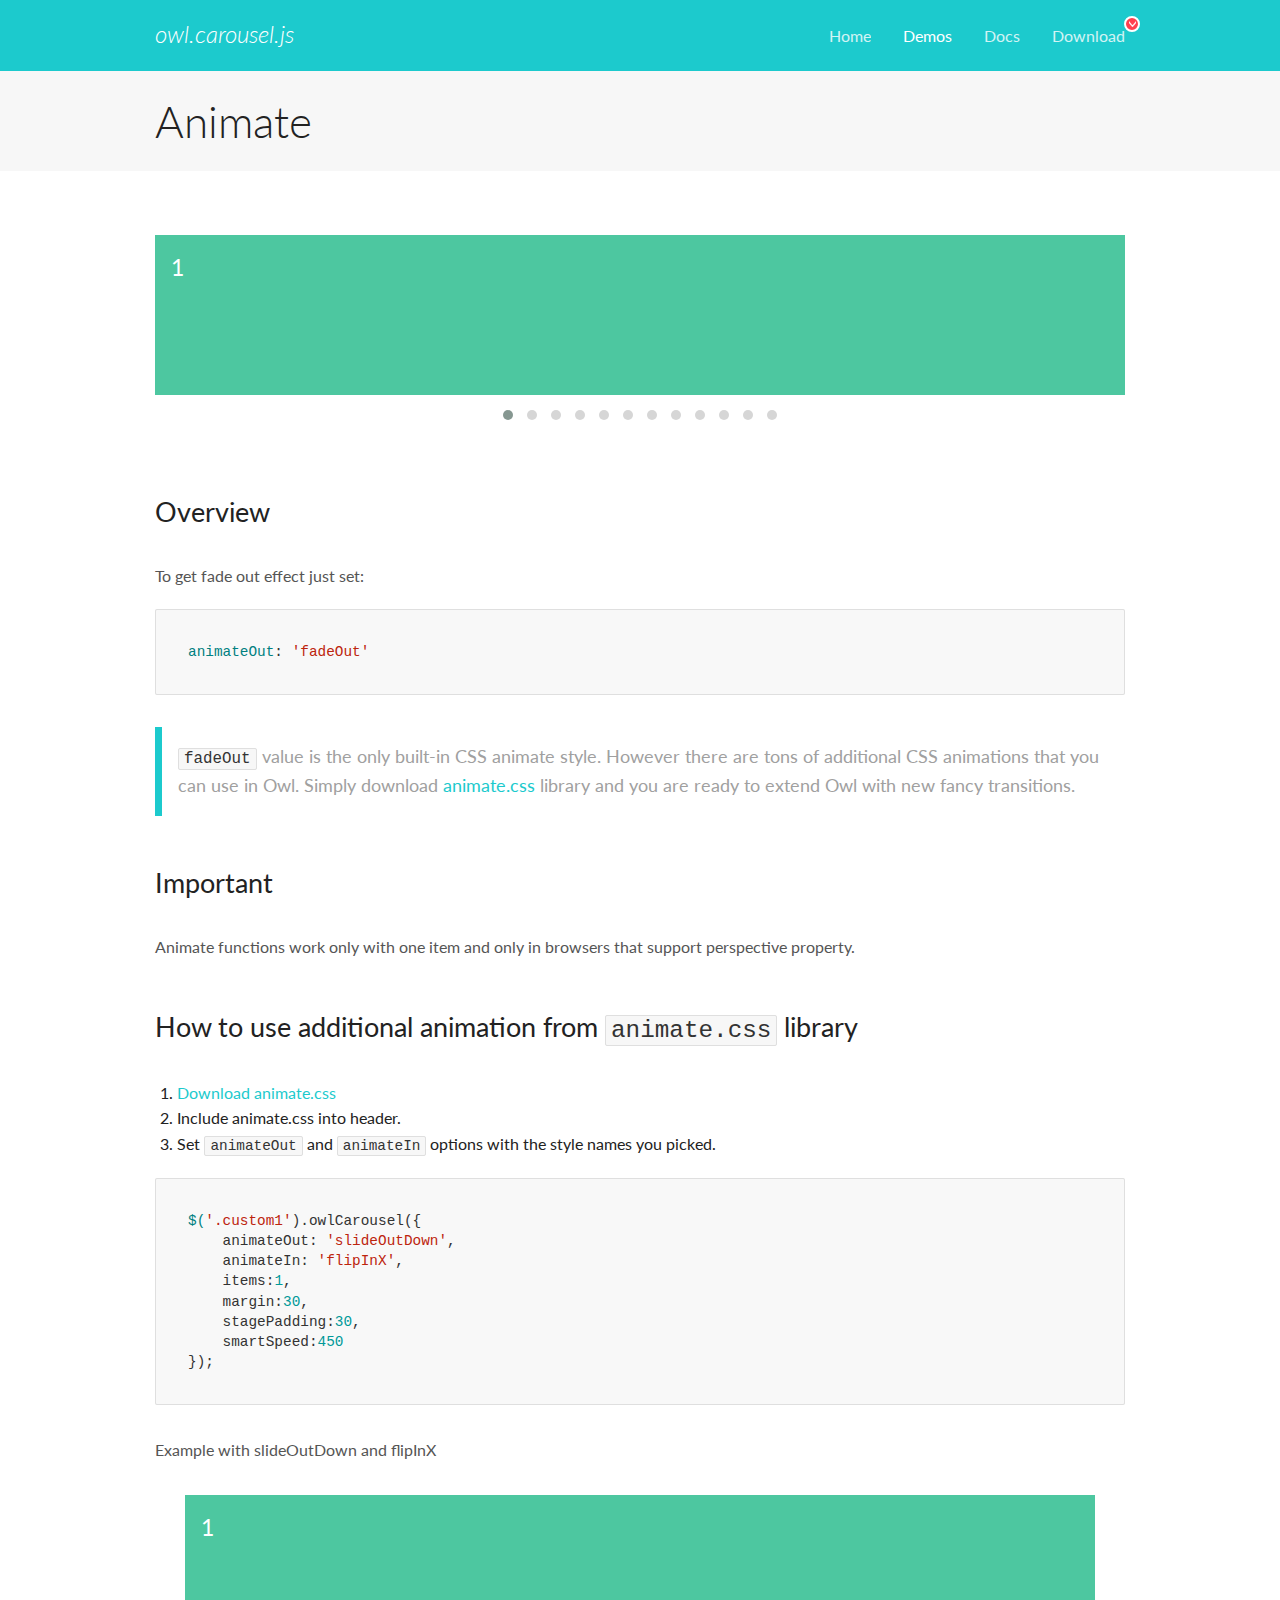
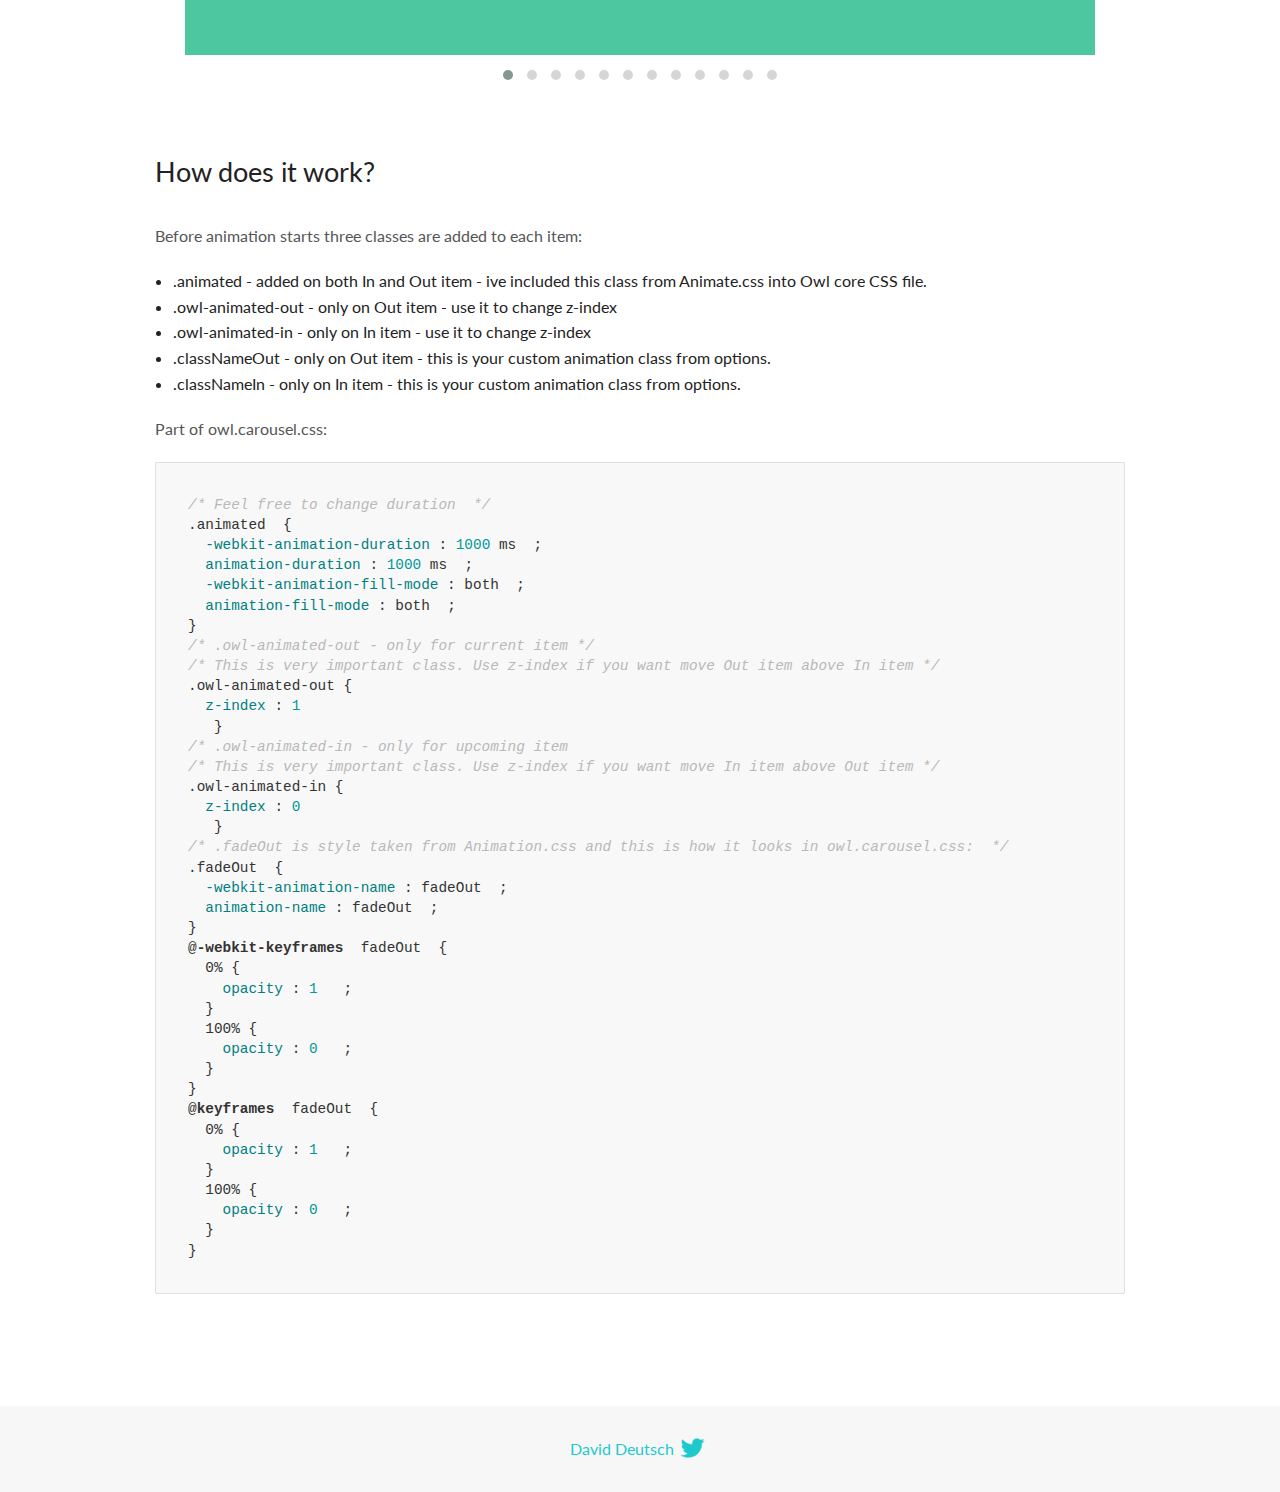
<file: public_html/css/oc/docs/demos/animate.html>
<!DOCTYPE html>
<html lang="en">
  <head>

    <!-- head -->
    <meta charset="utf-8">
    <meta name="msapplication-tap-highlight" content="no" />
    <meta name="viewport" content="width=device-width, initial-scale=1.0" />
    <meta name="description" content="Animate carousel">
    <meta name="author" content="David Deutsch">
    <title>
      Animate Demo | Owl Carousel | 2.3.4
    </title>

    <!-- Stylesheets -->
    <link href='https://fonts.googleapis.com/css?family=Lato:300,400,700,400italic,300italic' rel='stylesheet' type='text/css'>
    <link rel="stylesheet" href="../assets/css/docs.theme.min.css">

    <!-- Owl Stylesheets -->
    <link rel="stylesheet" href="../assets/owlcarousel/assets/owl.carousel.min.css">
    <link rel="stylesheet" href="../assets/owlcarousel/assets/owl.theme.default.min.css">

    <!-- HTML5 shim and Respond.js IE8 support of HTML5 elements and media queries -->

    <!--[if lt IE 9]>
      <script src="https://oss.maxcdn.com/libs/html5shiv/3.7.0/html5shiv.js"></script>
      <script src="https://oss.maxcdn.com/libs/respond.js/1.3.0/respond.min.js"></script>
    <![endif]-->

    <!-- Favicons -->
    <link rel="apple-touch-icon-precomposed" sizes="144x144" href="../assets/ico/apple-touch-icon-144-precomposed.png">
    <link rel="shortcut icon" href="../assets/ico/favicon.png">
    <link rel="shortcut icon" href="favicon.ico">

    <!-- Yeah i know js should not be in header. Its required for demos.-->

    <!-- javascript -->
    <script src="../assets/vendors/jquery.min.js"></script>
    <script src="../assets/owlcarousel/owl.carousel.js"></script>
  </head>
  <body>

    <!-- header -->
    <header class="header">
      <div class="row">
        <div class="large-12 columns">
          <div class="brand left">
            <h3>
              <a href="/OwlCarousel2/">owl.carousel.js</a> 
            </h3>
          </div>
          <a id="toggle-nav" class="right">
            <span></span> <span></span> <span></span> 
          </a> 
          <div class="nav-bar">
            <ul class="clearfix">
              <li> <a href="/OwlCarousel2/index.html">Home</a>  </li>
              <li class="active">
                <a href="/OwlCarousel2/demos/demos.html">Demos</a> 
              </li>
              <li> <a href="/OwlCarousel2/docs/started-welcome.html">Docs</a>  </li>
              <li>
                <a href="https://github.com/OwlCarousel2/OwlCarousel2/archive/2.3.4.zip">Download</a> 
                <span class="download"></span> 
              </li>
            </ul>
          </div>
        </div>
      </div>
    </header>

    <!-- title -->
    <section class="title">
      <div class="row">
        <div class="large-12 columns">
          <h1>Animate</h1>
        </div>
      </div>
    </section>

    <!--  Demos -->
    <section id="demos">
      <div class="row">
        <div class="large-12 columns">
          <div class="fadeOut owl-carousel owl-theme">
            <div class="item">
              <h4>1</h4>
            </div>
            <div class="item">
              <h4>2</h4>
            </div>
            <div class="item">
              <h4>3</h4>
            </div>
            <div class="item">
              <h4>4</h4>
            </div>
            <div class="item">
              <h4>5</h4>
            </div>
            <div class="item">
              <h4>6</h4>
            </div>
            <div class="item">
              <h4>7</h4>
            </div>
            <div class="item">
              <h4>8</h4>
            </div>
            <div class="item">
              <h4>9</h4>
            </div>
            <div class="item">
              <h4>10</h4>
            </div>
            <div class="item">
              <h4>11</h4>
            </div>
            <div class="item">
              <h4>12</h4>
            </div>
          </div>
          <h3 id="overview">Overview</h3>
          <p>To get fade out effect just set:</p>
          <pre><code>animateOut: &#39;fadeOut&#39;</code></pre>
          <blockquote>
            <p><code>fadeOut</code> value is the only built-in CSS animate style. However there are tons of additional CSS animations that you can use in Owl. Simply download
              <a href="https://daneden.github.io/animate.css/">animate.css</a>  library and you are ready to extend Owl with new fancy transitions.</p>
          </blockquote>
          <h3 id="important">Important</h3>
          <p>Animate functions work only with one item and only in browsers that support perspective property.</p>
          <h3 id="how-to-use-additional-animation-from-animate-css-library">How to use additional animation from <code>animate.css</code> library</h3>
          <ol>
            <li> <a href="https://daneden.github.io/animate.css/">Download animate.css</a>  </li>
            <li>Include animate.css into header.</li>
            <li>Set <code>animateOut</code> and <code>animateIn</code> options with the style names you picked.</li>
          </ol>
          <pre><code>$(&#39;.custom1&#39;).owlCarousel({
    animateOut: &#39;slideOutDown&#39;,
    animateIn: &#39;flipInX&#39;,
    items:1,
    margin:30,
    stagePadding:30,
    smartSpeed:450
});</code></pre>
          <p>Example with slideOutDown and flipInX</p>
          <div class="custom1 owl-carousel owl-theme">
            <div class="item">
              <h4>1</h4>
            </div>
            <div class="item">
              <h4>2</h4>
            </div>
            <div class="item">
              <h4>3</h4>
            </div>
            <div class="item">
              <h4>4</h4>
            </div>
            <div class="item">
              <h4>5</h4>
            </div>
            <div class="item">
              <h4>6</h4>
            </div>
            <div class="item">
              <h4>7</h4>
            </div>
            <div class="item">
              <h4>8</h4>
            </div>
            <div class="item">
              <h4>9</h4>
            </div>
            <div class="item">
              <h4>10</h4>
            </div>
            <div class="item">
              <h4>11</h4>
            </div>
            <div class="item">
              <h4>12</h4>
            </div>
          </div>
          <h3 id="how-does-it-work-">How does it work?</h3>
          <p>Before animation starts three classes are added to each item:</p>
          <ul>
            <li>.animated - added on both In and Out item - ive included this class from Animate.css into Owl core CSS file.</li>
            <li>.owl-animated-out - only on Out item - use it to change z-index</li>
            <li>.owl-animated-in - only on In item - use it to change z-index</li>
            <li>.classNameOut - only on Out item - this is your custom animation class from options.</li>
            <li>.classNameIn - only on In item - this is your custom animation class from options.</li>
          </ul>
          <p>Part of owl.carousel.css:</p>
          <pre><code class="language-css"><span class="comment">/* Feel free to change duration  */</span> 
<span class="class">.animated</span>  <span class="rules">{
  <span class="rule"><span class="attribute">-webkit-animation-duration</span> :<span class="value"> <span class="number">1000</span> ms</span> </span> ;
  <span class="rule"><span class="attribute">animation-duration</span> :<span class="value"> <span class="number">1000</span> ms</span> </span> ;
  <span class="rule"><span class="attribute">-webkit-animation-fill-mode</span> :<span class="value"> both</span> </span> ;
  <span class="rule"><span class="attribute">animation-fill-mode</span> :<span class="value"> both</span> </span> ;
<span class="rule">}</span> </span> 
<span class="comment">/* .owl-animated-out - only for current item */</span> 
<span class="comment">/* This is very important class. Use z-index if you want move Out item above In item */</span> 
<span class="class">.owl-animated-out</span> <span class="rules">{
  <span class="rule"><span class="attribute">z-index</span> :<span class="value"> <span class="number">1</span> 
</span> </span> </span> }
<span class="comment">/* .owl-animated-in - only for upcoming item
/* This is very important class. Use z-index if you want move In item above Out item */</span> 
<span class="class">.owl-animated-in</span> <span class="rules">{
  <span class="rule"><span class="attribute">z-index</span> :<span class="value"> <span class="number">0</span> 
</span> </span> </span> }
<span class="comment">/* .fadeOut is style taken from Animation.css and this is how it looks in owl.carousel.css:  */</span> 
<span class="class">.fadeOut</span>  <span class="rules">{
  <span class="rule"><span class="attribute">-webkit-animation-name</span> :<span class="value"> fadeOut</span> </span> ;
  <span class="rule"><span class="attribute">animation-name</span> :<span class="value"> fadeOut</span> </span> ;
<span class="rule">}</span> </span> 
<span class="at_rule">@<span class="keyword">-webkit-keyframes</span>  fadeOut </span> {
  0% <span class="rules">{
    <span class="rule"><span class="attribute">opacity</span> :<span class="value"> <span class="number">1</span> </span> </span> ;
  <span class="rule">}</span> </span> 
  100% <span class="rules">{
    <span class="rule"><span class="attribute">opacity</span> :<span class="value"> <span class="number">0</span> </span> </span> ;
  <span class="rule">}</span> </span> 
}
<span class="at_rule">@<span class="keyword">keyframes</span>  fadeOut </span> {
  0% <span class="rules">{
    <span class="rule"><span class="attribute">opacity</span> :<span class="value"> <span class="number">1</span> </span> </span> ;
  <span class="rule">}</span> </span> 
  100% <span class="rules">{
    <span class="rule"><span class="attribute">opacity</span> :<span class="value"> <span class="number">0</span> </span> </span> ;
  <span class="rule">}</span> </span> 
}</code></pre>
          <link rel="stylesheet" href="../assets/css/animate.css">
          <script>
            jQuery(document).ready(function($) {
              $('.fadeOut').owlCarousel({
                items: 1,
                animateOut: 'fadeOut',
                loop: true,
                margin: 10,
              });
              $('.custom1').owlCarousel({
                animateOut: 'slideOutDown',
                animateIn: 'flipInX',
                items: 1,
                margin: 30,
                stagePadding: 30,
                smartSpeed: 450
              });
            });
          </script>
        </div>
      </div>
    </section>

    <!-- footer -->
    <footer class="footer">
      <div class="row">
        <div class="large-12 columns">
          <h5>
            <a href="/OwlCarousel2/docs/support-contact.html">David Deutsch</a> 
            <a id="custom-tweet-button" href="https://twitter.com/share?url=https://github.com/OwlCarousel2/OwlCarousel2&text=Owl Carousel - This is so awesome! " target="_blank"></a> 
          </h5>
        </div>
      </div>
    </footer>

    <!-- vendors -->
    <script src="../assets/vendors/highlight.js"></script>
    <script src="../assets/js/app.js"></script>
  </body>
</html>
</file>
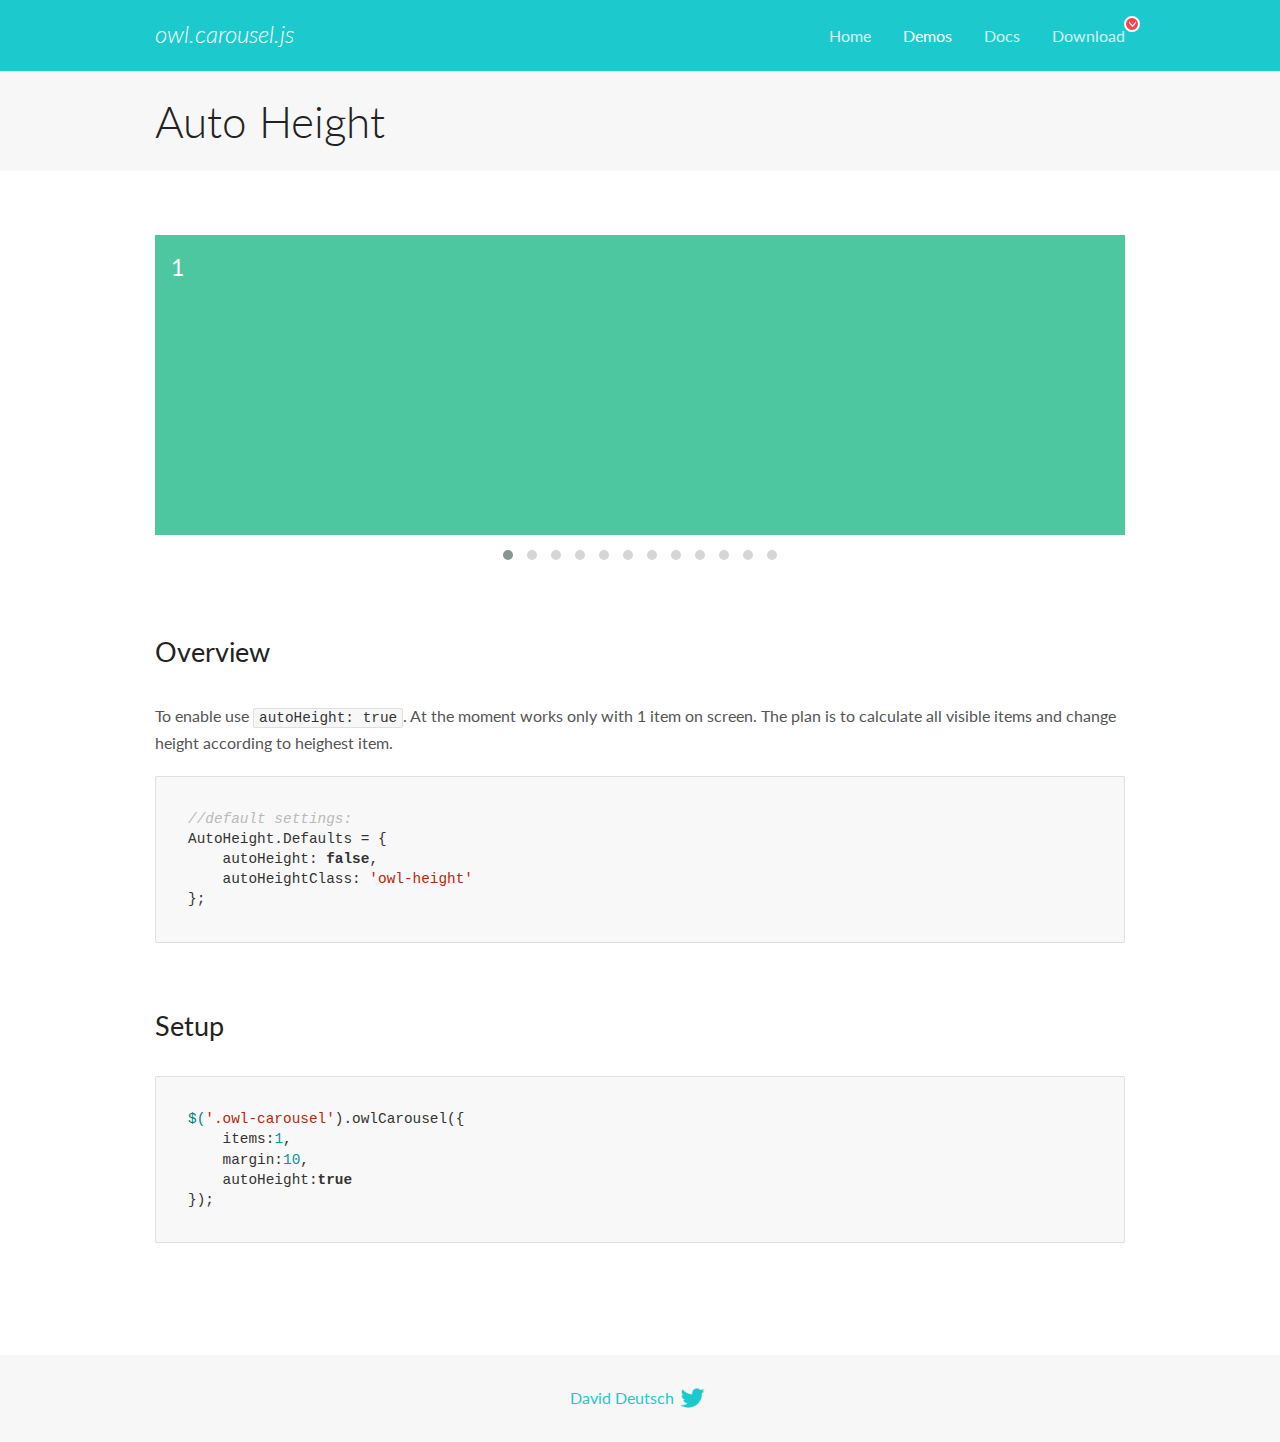
<file: public_html/css/oc/docs/demos/autoheight.html>
<!DOCTYPE html>
<html lang="en">
  <head>

    <!-- head -->
    <meta charset="utf-8">
    <meta name="msapplication-tap-highlight" content="no" />
    <meta name="viewport" content="width=device-width, initial-scale=1.0" />
    <meta name="description" content="autoHeight usage demo">
    <meta name="author" content="David Deutsch">
    <title>
      Auto Height Demo | Owl Carousel | 2.3.4
    </title>

    <!-- Stylesheets -->
    <link href='https://fonts.googleapis.com/css?family=Lato:300,400,700,400italic,300italic' rel='stylesheet' type='text/css'>
    <link rel="stylesheet" href="../assets/css/docs.theme.min.css">

    <!-- Owl Stylesheets -->
    <link rel="stylesheet" href="../assets/owlcarousel/assets/owl.carousel.min.css">
    <link rel="stylesheet" href="../assets/owlcarousel/assets/owl.theme.default.min.css">

    <!-- HTML5 shim and Respond.js IE8 support of HTML5 elements and media queries -->

    <!--[if lt IE 9]>
      <script src="https://oss.maxcdn.com/libs/html5shiv/3.7.0/html5shiv.js"></script>
      <script src="https://oss.maxcdn.com/libs/respond.js/1.3.0/respond.min.js"></script>
    <![endif]-->

    <!-- Favicons -->
    <link rel="apple-touch-icon-precomposed" sizes="144x144" href="../assets/ico/apple-touch-icon-144-precomposed.png">
    <link rel="shortcut icon" href="../assets/ico/favicon.png">
    <link rel="shortcut icon" href="favicon.ico">

    <!-- Yeah i know js should not be in header. Its required for demos.-->

    <!-- javascript -->
    <script src="../assets/vendors/jquery.min.js"></script>
    <script src="../assets/owlcarousel/owl.carousel.js"></script>
  </head>
  <body>

    <!-- header -->
    <header class="header">
      <div class="row">
        <div class="large-12 columns">
          <div class="brand left">
            <h3>
              <a href="/OwlCarousel2/">owl.carousel.js</a> 
            </h3>
          </div>
          <a id="toggle-nav" class="right">
            <span></span> <span></span> <span></span> 
          </a> 
          <div class="nav-bar">
            <ul class="clearfix">
              <li> <a href="/OwlCarousel2/index.html">Home</a>  </li>
              <li class="active">
                <a href="/OwlCarousel2/demos/demos.html">Demos</a> 
              </li>
              <li> <a href="/OwlCarousel2/docs/started-welcome.html">Docs</a>  </li>
              <li>
                <a href="https://github.com/OwlCarousel2/OwlCarousel2/archive/2.3.4.zip">Download</a> 
                <span class="download"></span> 
              </li>
            </ul>
          </div>
        </div>
      </div>
    </header>

    <!-- title -->
    <section class="title">
      <div class="row">
        <div class="large-12 columns">
          <h1>Auto Height</h1>
        </div>
      </div>
    </section>

    <!--  Demos -->
    <section id="demos">
      <div class="row">
        <div class="large-12 columns">
          <div class="owl-carousel owl-theme">
            <div class="item" style="height:300px">
              <h4>1</h4>
            </div>
            <div class="item" style="height:100px">
              <h4>2</h4>
            </div>
            <div class="item" style="height:500px">
              <h4>3</h4>
            </div>
            <div class="item" style="height:250px">
              <h4>4</h4>
            </div>
            <div class="item" style="height:400px">
              <h4>5</h4>
            </div>
            <div class="item" style="height:500px">
              <h4>6</h4>
            </div>
            <div class="item" style="height:600px">
              <h4>7</h4>
            </div>
            <div class="item" style="height:400px">
              <h4>8</h4>
            </div>
            <div class="item" style="height:300px">
              <h4>9</h4>
            </div>
            <div class="item" style="height:350px">
              <h4>10</h4>
            </div>
            <div class="item" style="height:200px">
              <h4>11</h4>
            </div>
            <div class="item" style="height:150px">
              <h4>12</h4>
            </div>
          </div>
          <h3 id="overview">Overview</h3>
          <p>To enable use <code>autoHeight: true</code>. At the moment works only with 1 item on screen. The plan is to calculate all visible items and change height according to heighest item.</p>
          <pre><code>//default settings:
AutoHeight.Defaults = {
    autoHeight: false,
    autoHeightClass: &#39;owl-height&#39;
};</code></pre>
          <h3 id="setup">Setup</h3>
          <pre><code>$(&#39;.owl-carousel&#39;).owlCarousel({
    items:1,
    margin:10,
    autoHeight:true
});</code></pre>
          <script>
            $(document).ready(function() {
              $('.owl-carousel').owlCarousel({
                items: 1,
                margin: 10,
                autoHeight: true
              });
            })
          </script>
        </div>
      </div>
    </section>

    <!-- footer -->
    <footer class="footer">
      <div class="row">
        <div class="large-12 columns">
          <h5>
            <a href="/OwlCarousel2/docs/support-contact.html">David Deutsch</a> 
            <a id="custom-tweet-button" href="https://twitter.com/share?url=https://github.com/OwlCarousel2/OwlCarousel2&text=Owl Carousel - This is so awesome! " target="_blank"></a> 
          </h5>
        </div>
      </div>
    </footer>

    <!-- vendors -->
    <script src="../assets/vendors/highlight.js"></script>
    <script src="../assets/js/app.js"></script>
  </body>
</html>
</file>
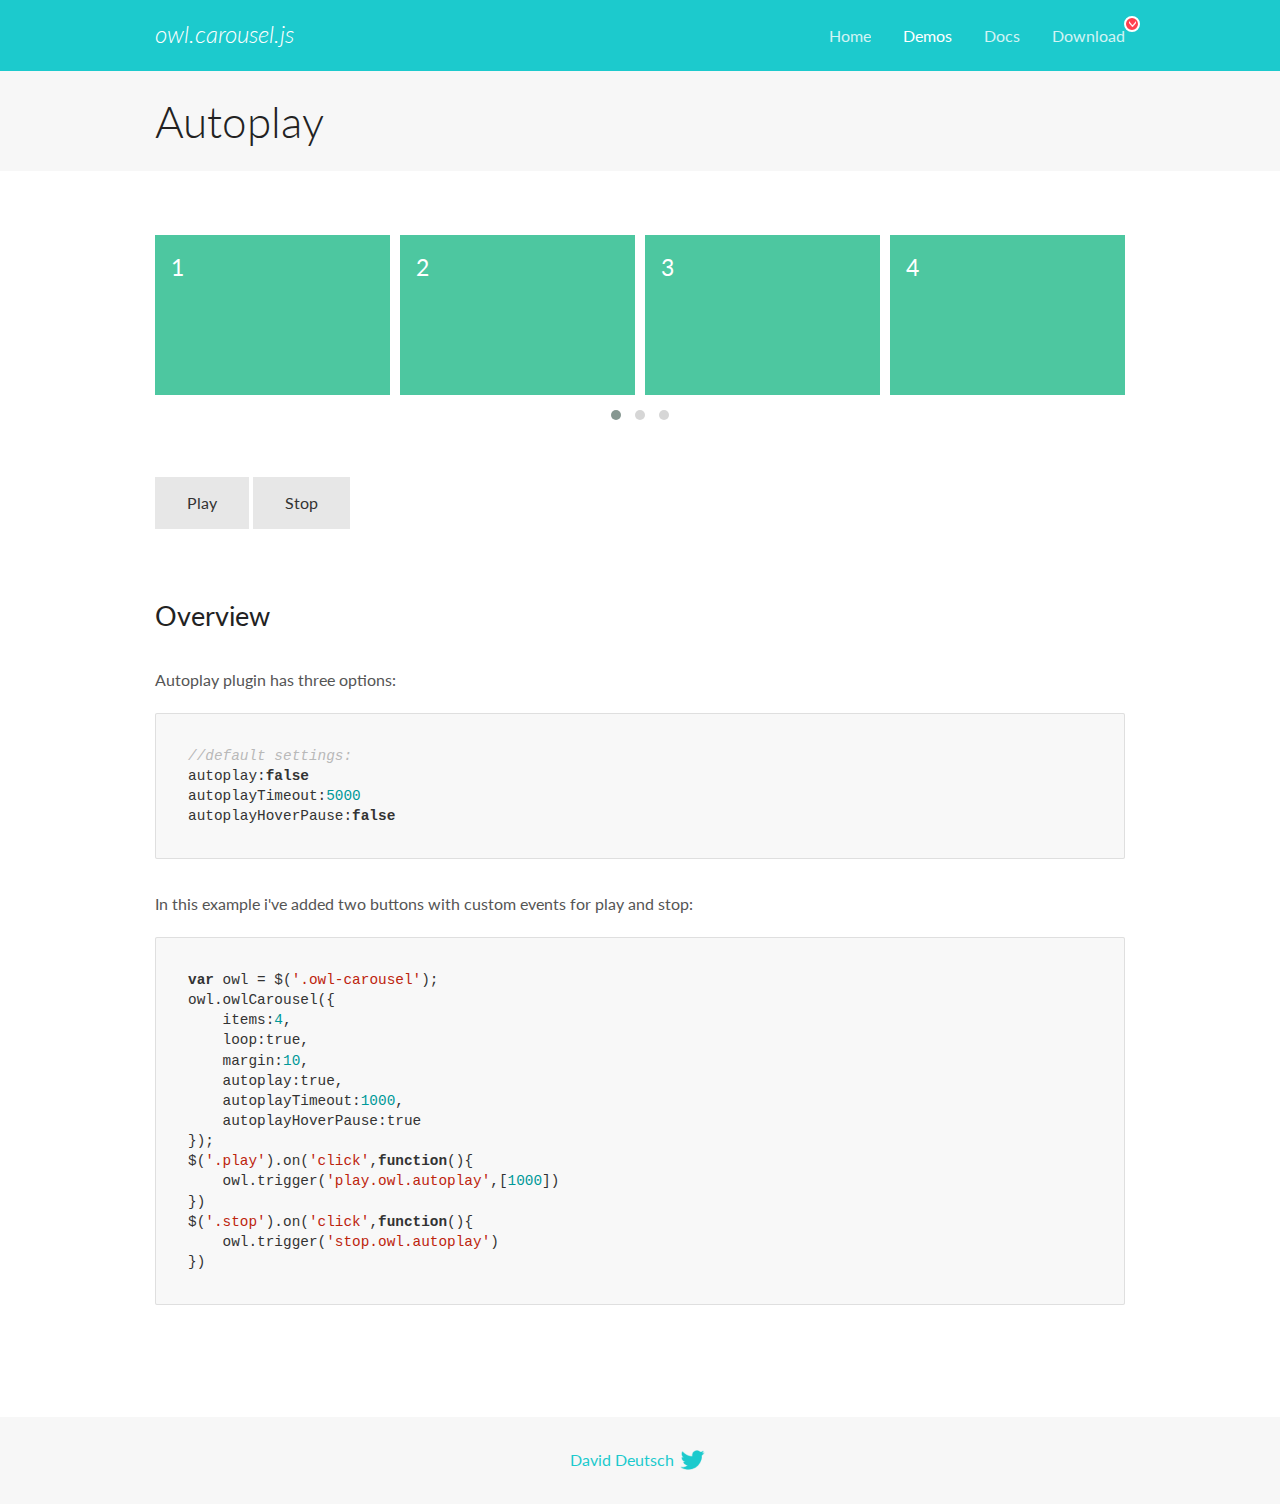
<file: public_html/css/oc/docs/demos/autoplay.html>
<!DOCTYPE html>
<html lang="en">
  <head>

    <!-- head -->
    <meta charset="utf-8">
    <meta name="msapplication-tap-highlight" content="no" />
    <meta name="viewport" content="width=device-width, initial-scale=1.0" />
    <meta name="description" content="Autoplay usage demo">
    <meta name="author" content="David Deutsch">
    <title>
      Autoplay Demo | Owl Carousel | 2.3.4
    </title>

    <!-- Stylesheets -->
    <link href='https://fonts.googleapis.com/css?family=Lato:300,400,700,400italic,300italic' rel='stylesheet' type='text/css'>
    <link rel="stylesheet" href="../assets/css/docs.theme.min.css">

    <!-- Owl Stylesheets -->
    <link rel="stylesheet" href="../assets/owlcarousel/assets/owl.carousel.min.css">
    <link rel="stylesheet" href="../assets/owlcarousel/assets/owl.theme.default.min.css">

    <!-- HTML5 shim and Respond.js IE8 support of HTML5 elements and media queries -->

    <!--[if lt IE 9]>
      <script src="https://oss.maxcdn.com/libs/html5shiv/3.7.0/html5shiv.js"></script>
      <script src="https://oss.maxcdn.com/libs/respond.js/1.3.0/respond.min.js"></script>
    <![endif]-->

    <!-- Favicons -->
    <link rel="apple-touch-icon-precomposed" sizes="144x144" href="../assets/ico/apple-touch-icon-144-precomposed.png">
    <link rel="shortcut icon" href="../assets/ico/favicon.png">
    <link rel="shortcut icon" href="favicon.ico">

    <!-- Yeah i know js should not be in header. Its required for demos.-->

    <!-- javascript -->
    <script src="../assets/vendors/jquery.min.js"></script>
    <script src="../assets/owlcarousel/owl.carousel.js"></script>
  </head>
  <body>

    <!-- header -->
    <header class="header">
      <div class="row">
        <div class="large-12 columns">
          <div class="brand left">
            <h3>
              <a href="/OwlCarousel2/">owl.carousel.js</a> 
            </h3>
          </div>
          <a id="toggle-nav" class="right">
            <span></span> <span></span> <span></span> 
          </a> 
          <div class="nav-bar">
            <ul class="clearfix">
              <li> <a href="/OwlCarousel2/index.html">Home</a>  </li>
              <li class="active">
                <a href="/OwlCarousel2/demos/demos.html">Demos</a> 
              </li>
              <li> <a href="/OwlCarousel2/docs/started-welcome.html">Docs</a>  </li>
              <li>
                <a href="https://github.com/OwlCarousel2/OwlCarousel2/archive/2.3.4.zip">Download</a> 
                <span class="download"></span> 
              </li>
            </ul>
          </div>
        </div>
      </div>
    </header>

    <!-- title -->
    <section class="title">
      <div class="row">
        <div class="large-12 columns">
          <h1>Autoplay</h1>
        </div>
      </div>
    </section>

    <!--  Demos -->
    <section id="demos">
      <div class="row">
        <div class="large-12 columns">
          <div class="owl-carousel owl-theme">
            <div class="item">
              <h4>1</h4>
            </div>
            <div class="item">
              <h4>2</h4>
            </div>
            <div class="item">
              <h4>3</h4>
            </div>
            <div class="item">
              <h4>4</h4>
            </div>
            <div class="item">
              <h4>5</h4>
            </div>
            <div class="item">
              <h4>6</h4>
            </div>
            <div class="item">
              <h4>7</h4>
            </div>
            <div class="item">
              <h4>8</h4>
            </div>
            <div class="item">
              <h4>9</h4>
            </div>
            <div class="item">
              <h4>10</h4>
            </div>
            <div class="item">
              <h4>11</h4>
            </div>
            <div class="item">
              <h4>12</h4>
            </div>
          </div>
          <a class="button secondary play">Play</a> 
          <a class="button secondary stop">Stop</a> 
          <h3 id="overview">Overview</h3>
          <p>Autoplay plugin has three options:</p>
          <pre><code>//default settings:
autoplay:false
autoplayTimeout:5000
autoplayHoverPause:false</code></pre>
          <p>In this example i&#39;ve added two buttons with custom events for play and stop:</p>
          <pre><code>var owl = $(&#39;.owl-carousel&#39;);
owl.owlCarousel({
    items:4,
    loop:true,
    margin:10,
    autoplay:true,
    autoplayTimeout:1000,
    autoplayHoverPause:true
});
$(&#39;.play&#39;).on(&#39;click&#39;,function(){
    owl.trigger(&#39;play.owl.autoplay&#39;,[1000])
})
$(&#39;.stop&#39;).on(&#39;click&#39;,function(){
    owl.trigger(&#39;stop.owl.autoplay&#39;)
})</code></pre>
          <script>
            $(document).ready(function() {
              var owl = $('.owl-carousel');
              owl.owlCarousel({
                items: 4,
                loop: true,
                margin: 10,
                autoplay: true,
                autoplayTimeout: 1000,
                autoplayHoverPause: true
              });
              $('.play').on('click', function() {
                owl.trigger('play.owl.autoplay', [1000])
              })
              $('.stop').on('click', function() {
                owl.trigger('stop.owl.autoplay')
              })
            })
          </script>
        </div>
      </div>
    </section>

    <!-- footer -->
    <footer class="footer">
      <div class="row">
        <div class="large-12 columns">
          <h5>
            <a href="/OwlCarousel2/docs/support-contact.html">David Deutsch</a> 
            <a id="custom-tweet-button" href="https://twitter.com/share?url=https://github.com/OwlCarousel2/OwlCarousel2&text=Owl Carousel - This is so awesome! " target="_blank"></a> 
          </h5>
        </div>
      </div>
    </footer>

    <!-- vendors -->
    <script src="../assets/vendors/highlight.js"></script>
    <script src="../assets/js/app.js"></script>
  </body>
</html>
</file>
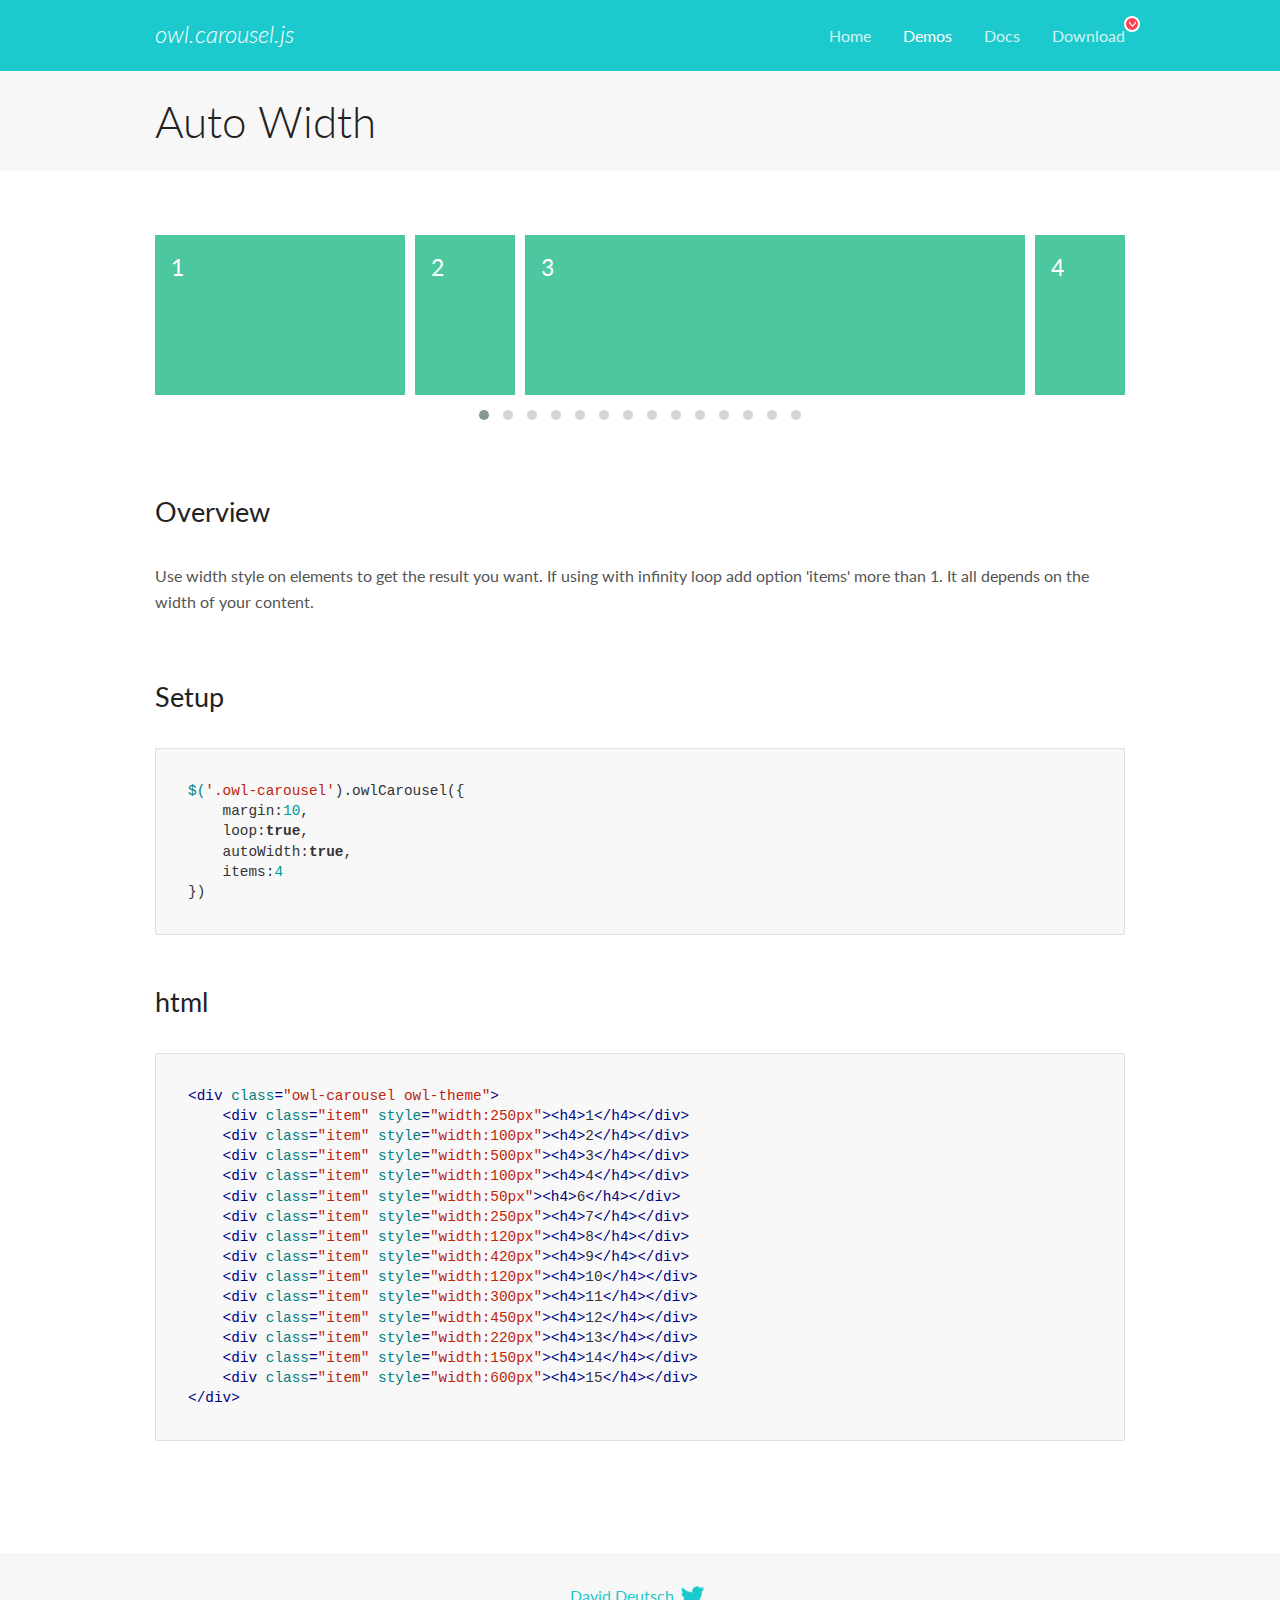
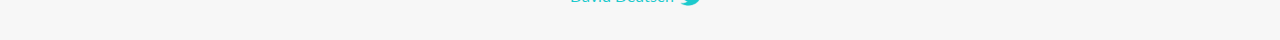
<file: public_html/css/oc/docs/demos/autowidth.html>
<!DOCTYPE html>
<html lang="en">
  <head>

    <!-- head -->
    <meta charset="utf-8">
    <meta name="msapplication-tap-highlight" content="no" />
    <meta name="viewport" content="width=device-width, initial-scale=1.0" />
    <meta name="description" content="Auto Width">
    <meta name="author" content="David Deutsch">
    <title>
      Auto Width Demo | Owl Carousel | 2.3.4
    </title>

    <!-- Stylesheets -->
    <link href='https://fonts.googleapis.com/css?family=Lato:300,400,700,400italic,300italic' rel='stylesheet' type='text/css'>
    <link rel="stylesheet" href="../assets/css/docs.theme.min.css">

    <!-- Owl Stylesheets -->
    <link rel="stylesheet" href="../assets/owlcarousel/assets/owl.carousel.min.css">
    <link rel="stylesheet" href="../assets/owlcarousel/assets/owl.theme.default.min.css">

    <!-- HTML5 shim and Respond.js IE8 support of HTML5 elements and media queries -->

    <!--[if lt IE 9]>
      <script src="https://oss.maxcdn.com/libs/html5shiv/3.7.0/html5shiv.js"></script>
      <script src="https://oss.maxcdn.com/libs/respond.js/1.3.0/respond.min.js"></script>
    <![endif]-->

    <!-- Favicons -->
    <link rel="apple-touch-icon-precomposed" sizes="144x144" href="../assets/ico/apple-touch-icon-144-precomposed.png">
    <link rel="shortcut icon" href="../assets/ico/favicon.png">
    <link rel="shortcut icon" href="favicon.ico">

    <!-- Yeah i know js should not be in header. Its required for demos.-->

    <!-- javascript -->
    <script src="../assets/vendors/jquery.min.js"></script>
    <script src="../assets/owlcarousel/owl.carousel.js"></script>
  </head>
  <body>

    <!-- header -->
    <header class="header">
      <div class="row">
        <div class="large-12 columns">
          <div class="brand left">
            <h3>
              <a href="/OwlCarousel2/">owl.carousel.js</a> 
            </h3>
          </div>
          <a id="toggle-nav" class="right">
            <span></span> <span></span> <span></span> 
          </a> 
          <div class="nav-bar">
            <ul class="clearfix">
              <li> <a href="/OwlCarousel2/index.html">Home</a>  </li>
              <li class="active">
                <a href="/OwlCarousel2/demos/demos.html">Demos</a> 
              </li>
              <li> <a href="/OwlCarousel2/docs/started-welcome.html">Docs</a>  </li>
              <li>
                <a href="https://github.com/OwlCarousel2/OwlCarousel2/archive/2.3.4.zip">Download</a> 
                <span class="download"></span> 
              </li>
            </ul>
          </div>
        </div>
      </div>
    </header>

    <!-- title -->
    <section class="title">
      <div class="row">
        <div class="large-12 columns">
          <h1>Auto Width</h1>
        </div>
      </div>
    </section>

    <!--  Demos -->
    <section id="demos">
      <div class="row">
        <div class="large-12 columns">
          <div class="owl-carousel owl-theme">
            <div class="item" style="width:250px">
              <h4>1</h4>
            </div>
            <div class="item" style="width:100px">
              <h4>2</h4>
            </div>
            <div class="item" style="width:500px">
              <h4>3</h4>
            </div>
            <div class="item" style="width:100px">
              <h4>4</h4>
            </div>
            <div class="item" style="width:50px">
              <h4>6</h4>
            </div>
            <div class="item" style="width:250px">
              <h4>7</h4>
            </div>
            <div class="item" style="width:120px">
              <h4>8</h4>
            </div>
            <div class="item" style="width:420px">
              <h4>9</h4>
            </div>
            <div class="item" style="width:120px">
              <h4>10</h4>
            </div>
            <div class="item" style="width:300px">
              <h4>11</h4>
            </div>
            <div class="item" style="width:450px">
              <h4>12</h4>
            </div>
            <div class="item" style="width:220px">
              <h4>13</h4>
            </div>
            <div class="item" style="width:150px">
              <h4>14</h4>
            </div>
            <div class="item" style="width:600px">
              <h4>15</h4>
            </div>
          </div>
          <h3 id="overview">Overview</h3>
          <p>Use width style on elements to get the result you want. If using with infinity loop add option &#39;items&#39; more than 1. It all depends on the width of your content.</p>
          <h3 id="setup">Setup</h3>
          <pre><code>$(&#39;.owl-carousel&#39;).owlCarousel({
    margin:10,
    loop:true,
    autoWidth:true,
    items:4
})</code></pre>
          <h3 id="html">html</h3>
          <pre><code>&lt;div class=&quot;owl-carousel owl-theme&quot;&gt;
    &lt;div class=&quot;item&quot; style=&quot;width:250px&quot;&gt;&lt;h4&gt;1&lt;/h4&gt;&lt;/div&gt;
    &lt;div class=&quot;item&quot; style=&quot;width:100px&quot;&gt;&lt;h4&gt;2&lt;/h4&gt;&lt;/div&gt;
    &lt;div class=&quot;item&quot; style=&quot;width:500px&quot;&gt;&lt;h4&gt;3&lt;/h4&gt;&lt;/div&gt;
    &lt;div class=&quot;item&quot; style=&quot;width:100px&quot;&gt;&lt;h4&gt;4&lt;/h4&gt;&lt;/div&gt;
    &lt;div class=&quot;item&quot; style=&quot;width:50px&quot;&gt;&lt;h4&gt;6&lt;/h4&gt;&lt;/div&gt;
    &lt;div class=&quot;item&quot; style=&quot;width:250px&quot;&gt;&lt;h4&gt;7&lt;/h4&gt;&lt;/div&gt;
    &lt;div class=&quot;item&quot; style=&quot;width:120px&quot;&gt;&lt;h4&gt;8&lt;/h4&gt;&lt;/div&gt;
    &lt;div class=&quot;item&quot; style=&quot;width:420px&quot;&gt;&lt;h4&gt;9&lt;/h4&gt;&lt;/div&gt;
    &lt;div class=&quot;item&quot; style=&quot;width:120px&quot;&gt;&lt;h4&gt;10&lt;/h4&gt;&lt;/div&gt;
    &lt;div class=&quot;item&quot; style=&quot;width:300px&quot;&gt;&lt;h4&gt;11&lt;/h4&gt;&lt;/div&gt;
    &lt;div class=&quot;item&quot; style=&quot;width:450px&quot;&gt;&lt;h4&gt;12&lt;/h4&gt;&lt;/div&gt;
    &lt;div class=&quot;item&quot; style=&quot;width:220px&quot;&gt;&lt;h4&gt;13&lt;/h4&gt;&lt;/div&gt;
    &lt;div class=&quot;item&quot; style=&quot;width:150px&quot;&gt;&lt;h4&gt;14&lt;/h4&gt;&lt;/div&gt;
    &lt;div class=&quot;item&quot; style=&quot;width:600px&quot;&gt;&lt;h4&gt;15&lt;/h4&gt;&lt;/div&gt;
&lt;/div&gt;</code></pre>
          <script>
            $(document).ready(function() {
              $('.owl-carousel').owlCarousel({
                margin: 10,
                loop: true,
                autoWidth: true,
                items: 4
              })
            })
          </script>
        </div>
      </div>
    </section>

    <!-- footer -->
    <footer class="footer">
      <div class="row">
        <div class="large-12 columns">
          <h5>
            <a href="/OwlCarousel2/docs/support-contact.html">David Deutsch</a> 
            <a id="custom-tweet-button" href="https://twitter.com/share?url=https://github.com/OwlCarousel2/OwlCarousel2&text=Owl Carousel - This is so awesome! " target="_blank"></a> 
          </h5>
        </div>
      </div>
    </footer>

    <!-- vendors -->
    <script src="../assets/vendors/highlight.js"></script>
    <script src="../assets/js/app.js"></script>
  </body>
</html>
</file>
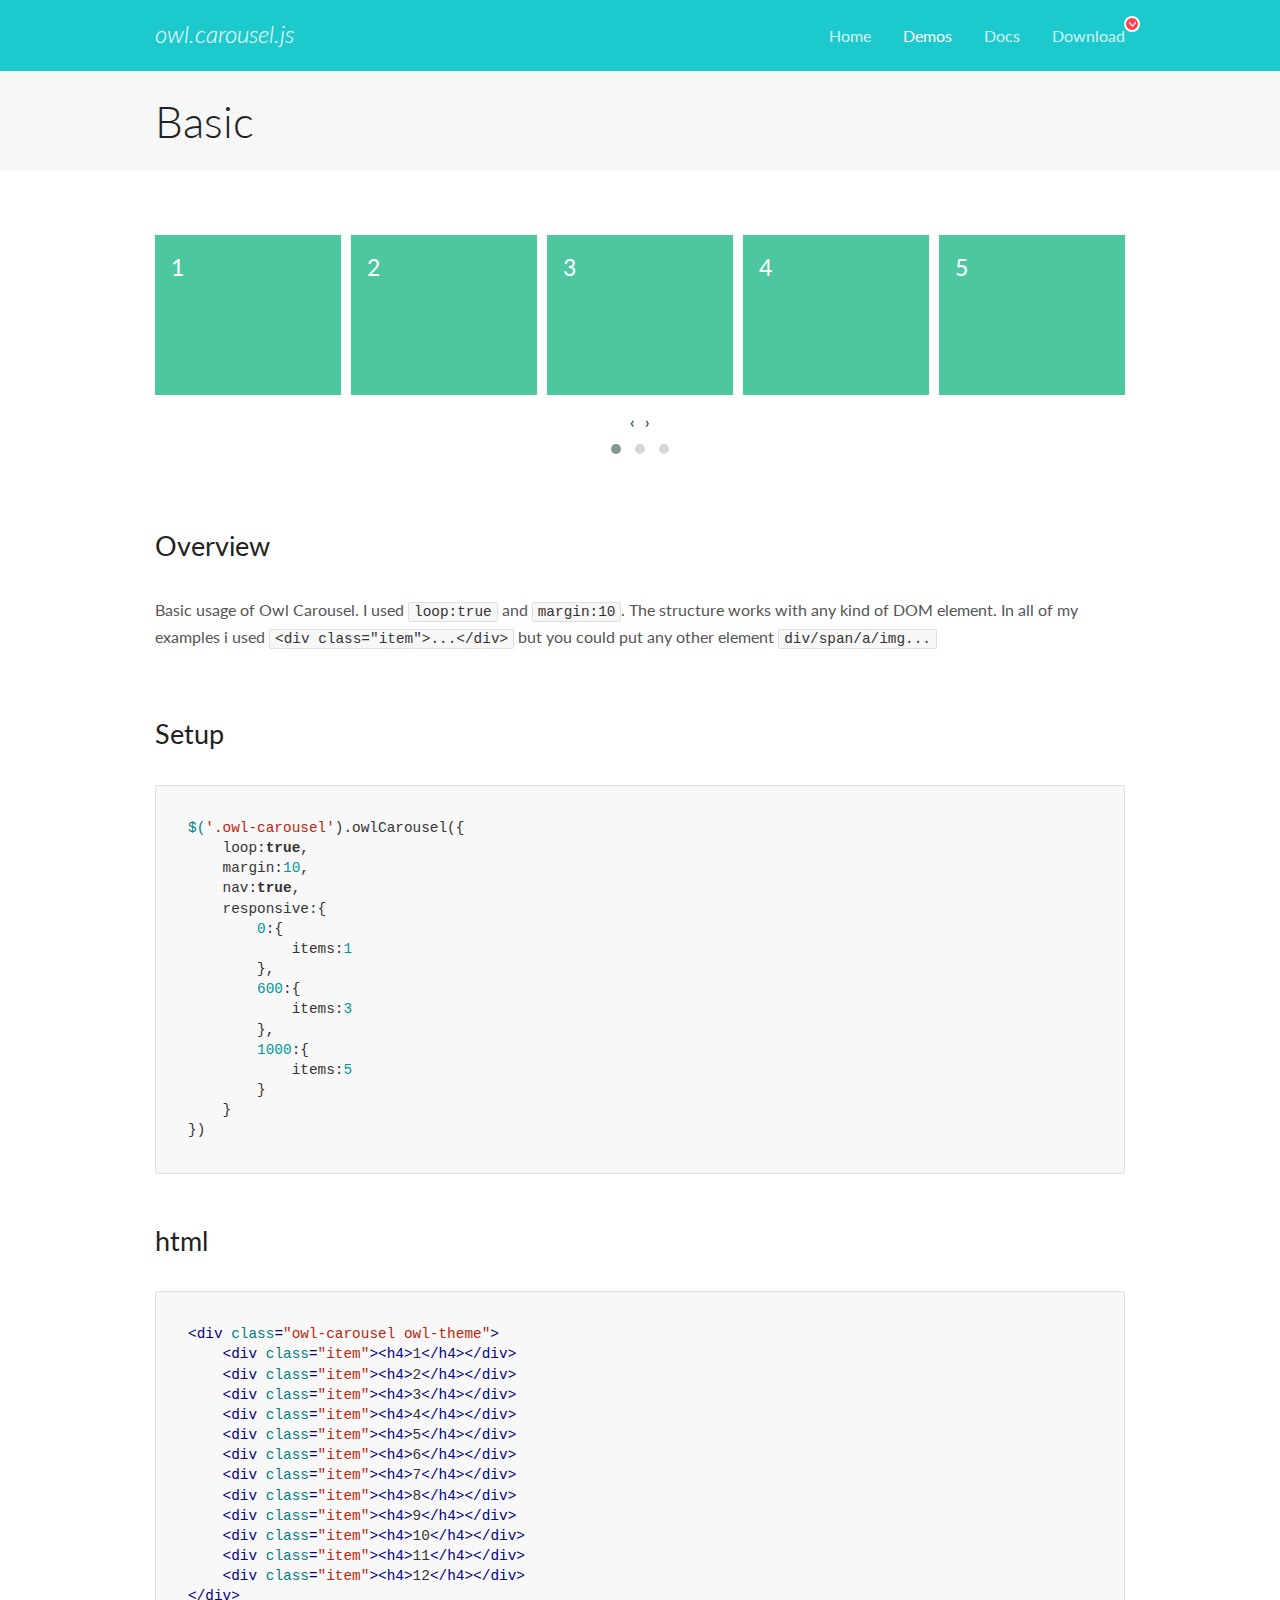
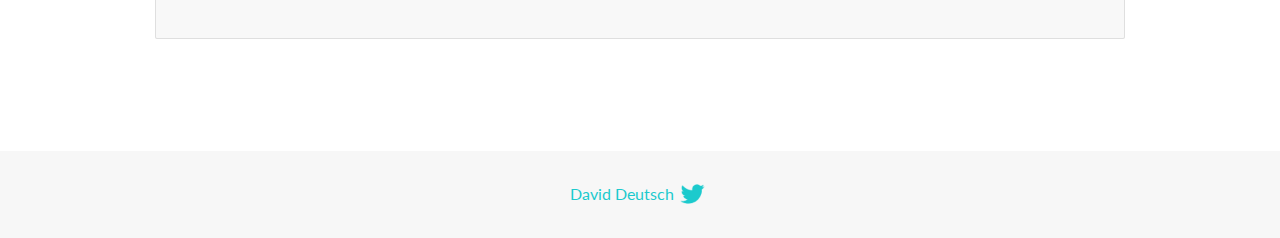
<file: public_html/css/oc/docs/demos/basic.html>
<!DOCTYPE html>
<html lang="en">
  <head>

    <!-- head -->
    <meta charset="utf-8">
    <meta name="msapplication-tap-highlight" content="no" />
    <meta name="viewport" content="width=device-width, initial-scale=1.0" />
    <meta name="description" content="Basic usage demo">
    <meta name="author" content="David Deutsch">
    <title>
      Basic Demo | Owl Carousel | 2.3.4
    </title>

    <!-- Stylesheets -->
    <link href='https://fonts.googleapis.com/css?family=Lato:300,400,700,400italic,300italic' rel='stylesheet' type='text/css'>
    <link rel="stylesheet" href="../assets/css/docs.theme.min.css">

    <!-- Owl Stylesheets -->
    <link rel="stylesheet" href="../assets/owlcarousel/assets/owl.carousel.min.css">
    <link rel="stylesheet" href="../assets/owlcarousel/assets/owl.theme.default.min.css">

    <!-- HTML5 shim and Respond.js IE8 support of HTML5 elements and media queries -->

    <!--[if lt IE 9]>
      <script src="https://oss.maxcdn.com/libs/html5shiv/3.7.0/html5shiv.js"></script>
      <script src="https://oss.maxcdn.com/libs/respond.js/1.3.0/respond.min.js"></script>
    <![endif]-->

    <!-- Favicons -->
    <link rel="apple-touch-icon-precomposed" sizes="144x144" href="../assets/ico/apple-touch-icon-144-precomposed.png">
    <link rel="shortcut icon" href="../assets/ico/favicon.png">
    <link rel="shortcut icon" href="favicon.ico">

    <!-- Yeah i know js should not be in header. Its required for demos.-->

    <!-- javascript -->
    <script src="../assets/vendors/jquery.min.js"></script>
    <script src="../assets/owlcarousel/owl.carousel.js"></script>
  </head>
  <body>

    <!-- header -->
    <header class="header">
      <div class="row">
        <div class="large-12 columns">
          <div class="brand left">
            <h3>
              <a href="/OwlCarousel2/">owl.carousel.js</a> 
            </h3>
          </div>
          <a id="toggle-nav" class="right">
            <span></span> <span></span> <span></span> 
          </a> 
          <div class="nav-bar">
            <ul class="clearfix">
              <li> <a href="/OwlCarousel2/index.html">Home</a>  </li>
              <li class="active">
                <a href="/OwlCarousel2/demos/demos.html">Demos</a> 
              </li>
              <li> <a href="/OwlCarousel2/docs/started-welcome.html">Docs</a>  </li>
              <li>
                <a href="https://github.com/OwlCarousel2/OwlCarousel2/archive/2.3.4.zip">Download</a> 
                <span class="download"></span> 
              </li>
            </ul>
          </div>
        </div>
      </div>
    </header>

    <!-- title -->
    <section class="title">
      <div class="row">
        <div class="large-12 columns">
          <h1>Basic</h1>
        </div>
      </div>
    </section>

    <!--  Demos -->
    <section id="demos">
      <div class="row">
        <div class="large-12 columns">
          <div class="owl-carousel owl-theme">
            <div class="item">
              <h4>1</h4>
            </div>
            <div class="item">
              <h4>2</h4>
            </div>
            <div class="item">
              <h4>3</h4>
            </div>
            <div class="item">
              <h4>4</h4>
            </div>
            <div class="item">
              <h4>5</h4>
            </div>
            <div class="item">
              <h4>6</h4>
            </div>
            <div class="item">
              <h4>7</h4>
            </div>
            <div class="item">
              <h4>8</h4>
            </div>
            <div class="item">
              <h4>9</h4>
            </div>
            <div class="item">
              <h4>10</h4>
            </div>
            <div class="item">
              <h4>11</h4>
            </div>
            <div class="item">
              <h4>12</h4>
            </div>
          </div>
          <h3 id="overview">Overview</h3>
          <p>Basic usage of Owl Carousel. I used <code>loop:true</code> and <code>margin:10</code>. The structure works with any kind of DOM element. In all of my examples i used <code>&lt;div class=&quot;item&quot;&gt;...&lt;/div&gt;</code> but you could
            put any other element <code>div/span/a/img...</code></p>
          <h3 id="setup">Setup</h3>
          <pre><code>$(&#39;.owl-carousel&#39;).owlCarousel({
    loop:true,
    margin:10,
    nav:true,
    responsive:{
        0:{
            items:1
        },
        600:{
            items:3
        },
        1000:{
            items:5
        }
    }
})</code></pre>
          <h3 id="html">html</h3>
          <pre><code>&lt;div class=&quot;owl-carousel owl-theme&quot;&gt;
    &lt;div class=&quot;item&quot;&gt;&lt;h4&gt;1&lt;/h4&gt;&lt;/div&gt;
    &lt;div class=&quot;item&quot;&gt;&lt;h4&gt;2&lt;/h4&gt;&lt;/div&gt;
    &lt;div class=&quot;item&quot;&gt;&lt;h4&gt;3&lt;/h4&gt;&lt;/div&gt;
    &lt;div class=&quot;item&quot;&gt;&lt;h4&gt;4&lt;/h4&gt;&lt;/div&gt;
    &lt;div class=&quot;item&quot;&gt;&lt;h4&gt;5&lt;/h4&gt;&lt;/div&gt;
    &lt;div class=&quot;item&quot;&gt;&lt;h4&gt;6&lt;/h4&gt;&lt;/div&gt;
    &lt;div class=&quot;item&quot;&gt;&lt;h4&gt;7&lt;/h4&gt;&lt;/div&gt;
    &lt;div class=&quot;item&quot;&gt;&lt;h4&gt;8&lt;/h4&gt;&lt;/div&gt;
    &lt;div class=&quot;item&quot;&gt;&lt;h4&gt;9&lt;/h4&gt;&lt;/div&gt;
    &lt;div class=&quot;item&quot;&gt;&lt;h4&gt;10&lt;/h4&gt;&lt;/div&gt;
    &lt;div class=&quot;item&quot;&gt;&lt;h4&gt;11&lt;/h4&gt;&lt;/div&gt;
    &lt;div class=&quot;item&quot;&gt;&lt;h4&gt;12&lt;/h4&gt;&lt;/div&gt;
&lt;/div&gt;</code></pre>
          <script>
            $(document).ready(function() {
              var owl = $('.owl-carousel');
              owl.owlCarousel({
                margin: 10,
                nav: true,
                loop: true,
                responsive: {
                  0: {
                    items: 1
                  },
                  600: {
                    items: 3
                  },
                  1000: {
                    items: 5
                  }
                }
              })
            })
          </script>
        </div>
      </div>
    </section>

    <!-- footer -->
    <footer class="footer">
      <div class="row">
        <div class="large-12 columns">
          <h5>
            <a href="/OwlCarousel2/docs/support-contact.html">David Deutsch</a> 
            <a id="custom-tweet-button" href="https://twitter.com/share?url=https://github.com/OwlCarousel2/OwlCarousel2&text=Owl Carousel - This is so awesome! " target="_blank"></a> 
          </h5>
        </div>
      </div>
    </footer>

    <!-- vendors -->
    <script src="../assets/vendors/highlight.js"></script>
    <script src="../assets/js/app.js"></script>
  </body>
</html>
</file>
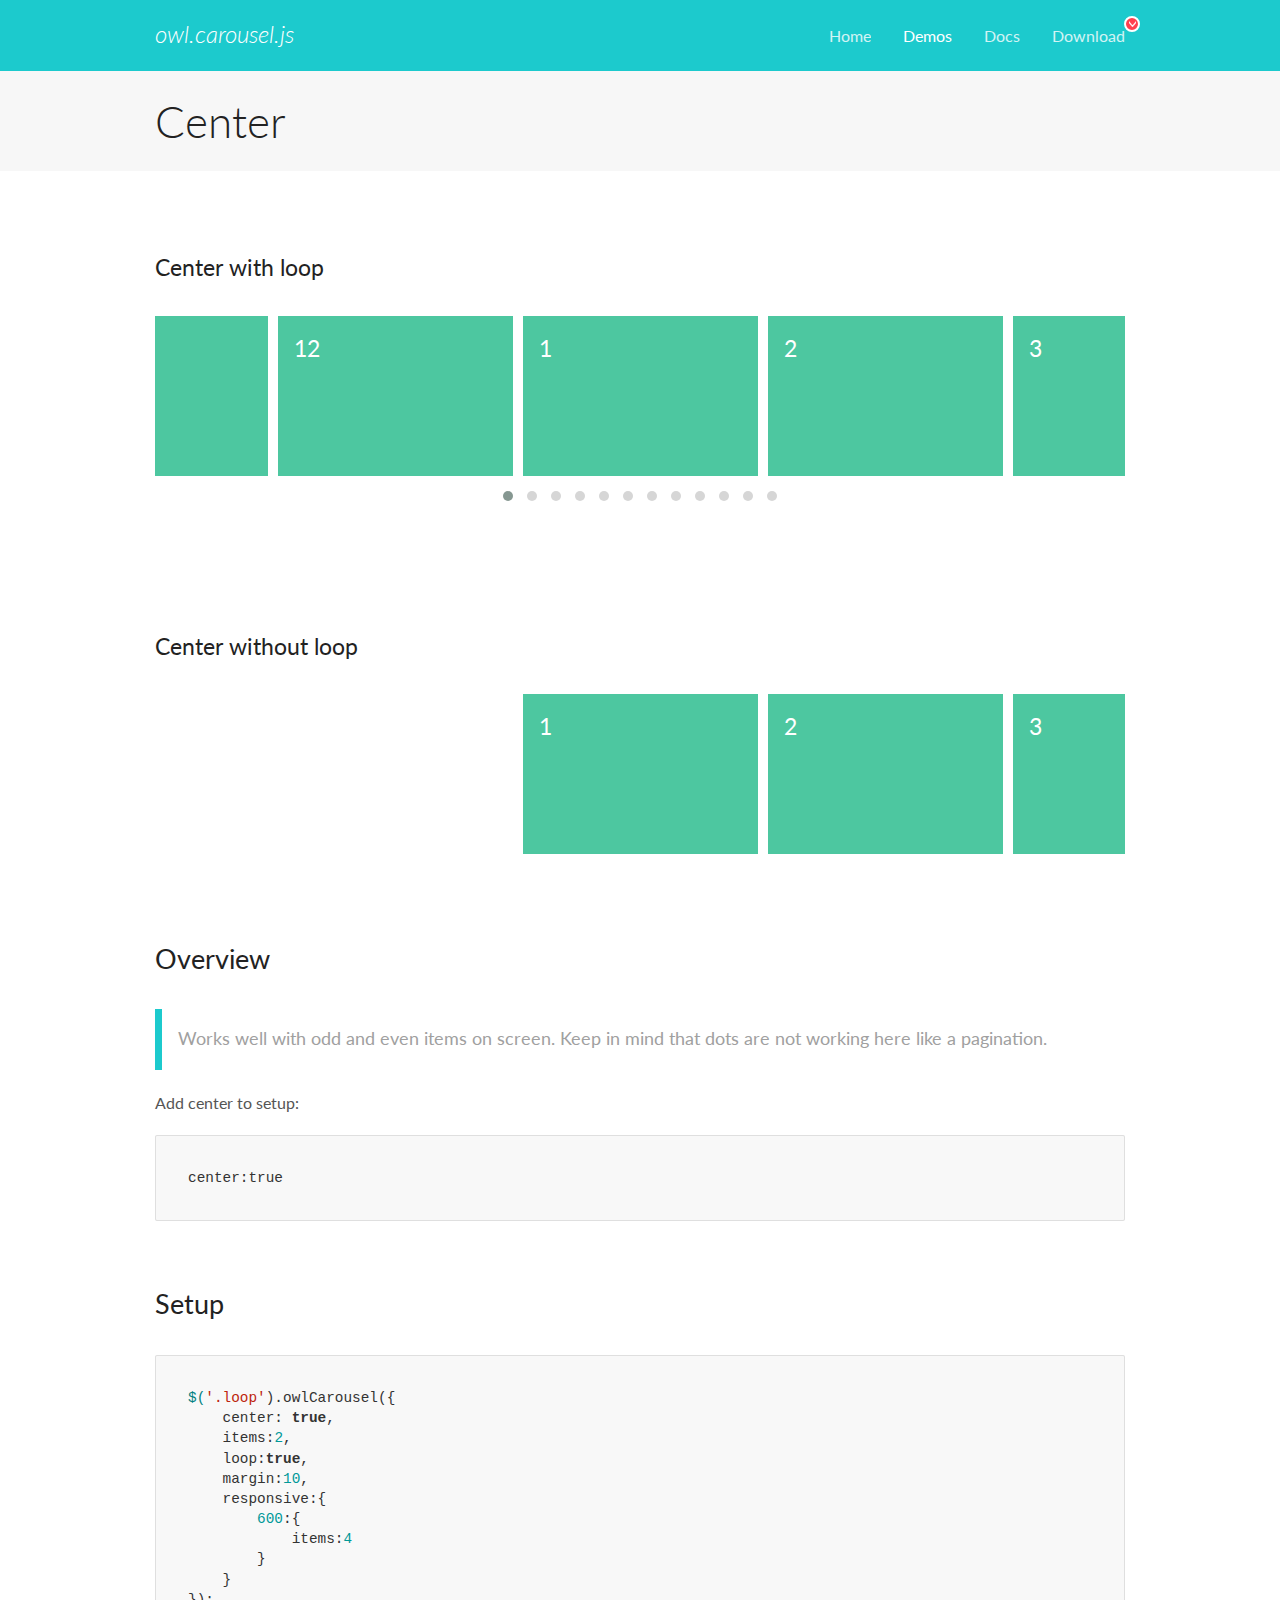
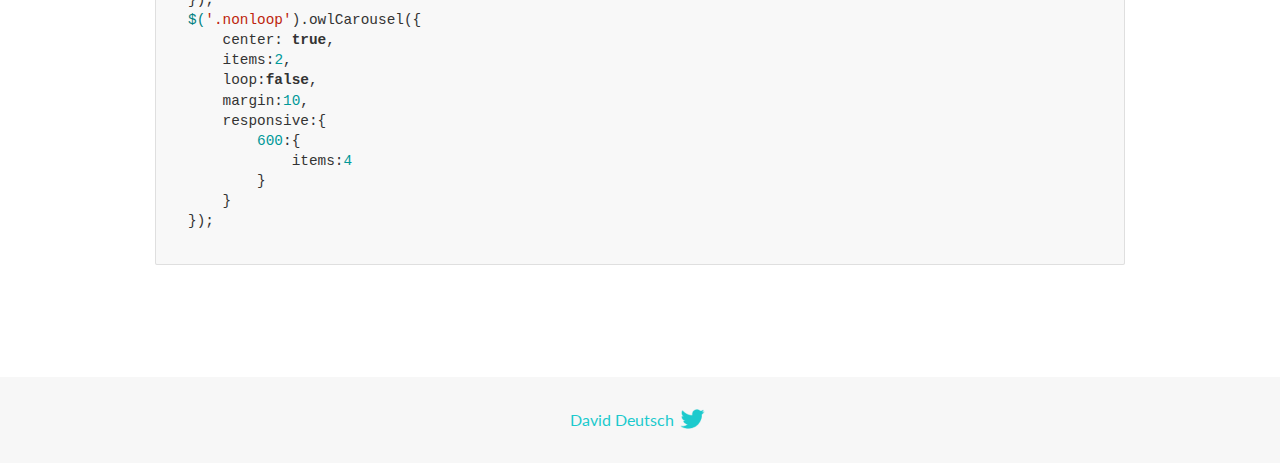
<file: public_html/css/oc/docs/demos/center.html>
<!DOCTYPE html>
<html lang="en">
  <head>

    <!-- head -->
    <meta charset="utf-8">
    <meta name="msapplication-tap-highlight" content="no" />
    <meta name="viewport" content="width=device-width, initial-scale=1.0" />
    <meta name="description" content="Center carousel">
    <meta name="author" content="David Deutsch">
    <title>
      Center Demo | Owl Carousel | 2.3.4
    </title>

    <!-- Stylesheets -->
    <link href='https://fonts.googleapis.com/css?family=Lato:300,400,700,400italic,300italic' rel='stylesheet' type='text/css'>
    <link rel="stylesheet" href="../assets/css/docs.theme.min.css">

    <!-- Owl Stylesheets -->
    <link rel="stylesheet" href="../assets/owlcarousel/assets/owl.carousel.min.css">
    <link rel="stylesheet" href="../assets/owlcarousel/assets/owl.theme.default.min.css">

    <!-- HTML5 shim and Respond.js IE8 support of HTML5 elements and media queries -->

    <!--[if lt IE 9]>
      <script src="https://oss.maxcdn.com/libs/html5shiv/3.7.0/html5shiv.js"></script>
      <script src="https://oss.maxcdn.com/libs/respond.js/1.3.0/respond.min.js"></script>
    <![endif]-->

    <!-- Favicons -->
    <link rel="apple-touch-icon-precomposed" sizes="144x144" href="../assets/ico/apple-touch-icon-144-precomposed.png">
    <link rel="shortcut icon" href="../assets/ico/favicon.png">
    <link rel="shortcut icon" href="favicon.ico">

    <!-- Yeah i know js should not be in header. Its required for demos.-->

    <!-- javascript -->
    <script src="../assets/vendors/jquery.min.js"></script>
    <script src="../assets/owlcarousel/owl.carousel.js"></script>
  </head>
  <body>

    <!-- header -->
    <header class="header">
      <div class="row">
        <div class="large-12 columns">
          <div class="brand left">
            <h3>
              <a href="/OwlCarousel2/">owl.carousel.js</a> 
            </h3>
          </div>
          <a id="toggle-nav" class="right">
            <span></span> <span></span> <span></span> 
          </a> 
          <div class="nav-bar">
            <ul class="clearfix">
              <li> <a href="/OwlCarousel2/index.html">Home</a>  </li>
              <li class="active">
                <a href="/OwlCarousel2/demos/demos.html">Demos</a> 
              </li>
              <li> <a href="/OwlCarousel2/docs/started-welcome.html">Docs</a>  </li>
              <li>
                <a href="https://github.com/OwlCarousel2/OwlCarousel2/archive/2.3.4.zip">Download</a> 
                <span class="download"></span> 
              </li>
            </ul>
          </div>
        </div>
      </div>
    </header>

    <!-- title -->
    <section class="title">
      <div class="row">
        <div class="large-12 columns">
          <h1>Center</h1>
        </div>
      </div>
    </section>

    <!--  Demos -->
    <section id="demos">
      <div class="row">
        <div class="large-12 columns">
          <h4 id="center-with-loop">Center with loop</h4>
          <div class="loop owl-carousel owl-theme">
            <div class="item">
              <h4>1</h4>
            </div>
            <div class="item">
              <h4>2</h4>
            </div>
            <div class="item">
              <h4>3</h4>
            </div>
            <div class="item">
              <h4>4</h4>
            </div>
            <div class="item">
              <h4>5</h4>
            </div>
            <div class="item">
              <h4>6</h4>
            </div>
            <div class="item">
              <h4>7</h4>
            </div>
            <div class="item">
              <h4>8</h4>
            </div>
            <div class="item">
              <h4>9</h4>
            </div>
            <div class="item">
              <h4>10</h4>
            </div>
            <div class="item">
              <h4>11</h4>
            </div>
            <div class="item">
              <h4>12</h4>
            </div>
          </div>
          <br>
          <h4 id="center-without-loop">Center without loop</h4>
          <div class="nonloop owl-carousel">
            <div class="item">
              <h4>1</h4>
            </div>
            <div class="item">
              <h4>2</h4>
            </div>
            <div class="item">
              <h4>3</h4>
            </div>
            <div class="item">
              <h4>4</h4>
            </div>
            <div class="item">
              <h4>5</h4>
            </div>
            <div class="item">
              <h4>6</h4>
            </div>
            <div class="item">
              <h4>7</h4>
            </div>
            <div class="item">
              <h4>8</h4>
            </div>
            <div class="item">
              <h4>9</h4>
            </div>
            <div class="item">
              <h4>10</h4>
            </div>
            <div class="item">
              <h4>11</h4>
            </div>
            <div class="item">
              <h4>12</h4>
            </div>
          </div>
          <h3 id="overview">Overview</h3>
          <blockquote>
            <p>Works well with odd and even items on screen. Keep in mind that dots are not working here like a pagination.</p>
          </blockquote>
          <p>Add center to setup:</p>
          <pre><code>center:true</code></pre>
          <h3 id="setup">Setup</h3>
          <pre><code>$(&#39;.loop&#39;).owlCarousel({
    center: true,
    items:2,
    loop:true,
    margin:10,
    responsive:{
        600:{
            items:4
        }
    }
});
$(&#39;.nonloop&#39;).owlCarousel({
    center: true,
    items:2,
    loop:false,
    margin:10,
    responsive:{
        600:{
            items:4
        }
    }
});</code></pre>
          <script>
            jQuery(document).ready(function($) {
              $('.loop').owlCarousel({
                center: true,
                items: 2,
                loop: true,
                margin: 10,
                responsive: {
                  600: {
                    items: 4
                  }
                }
              });
              $('.nonloop').owlCarousel({
                center: true,
                items: 2,
                loop: false,
                margin: 10,
                responsive: {
                  600: {
                    items: 4
                  }
                }
              });
            });
          </script>
        </div>
      </div>
    </section>

    <!-- footer -->
    <footer class="footer">
      <div class="row">
        <div class="large-12 columns">
          <h5>
            <a href="/OwlCarousel2/docs/support-contact.html">David Deutsch</a> 
            <a id="custom-tweet-button" href="https://twitter.com/share?url=https://github.com/OwlCarousel2/OwlCarousel2&text=Owl Carousel - This is so awesome! " target="_blank"></a> 
          </h5>
        </div>
      </div>
    </footer>

    <!-- vendors -->
    <script src="../assets/vendors/highlight.js"></script>
    <script src="../assets/js/app.js"></script>
  </body>
</html>
</file>
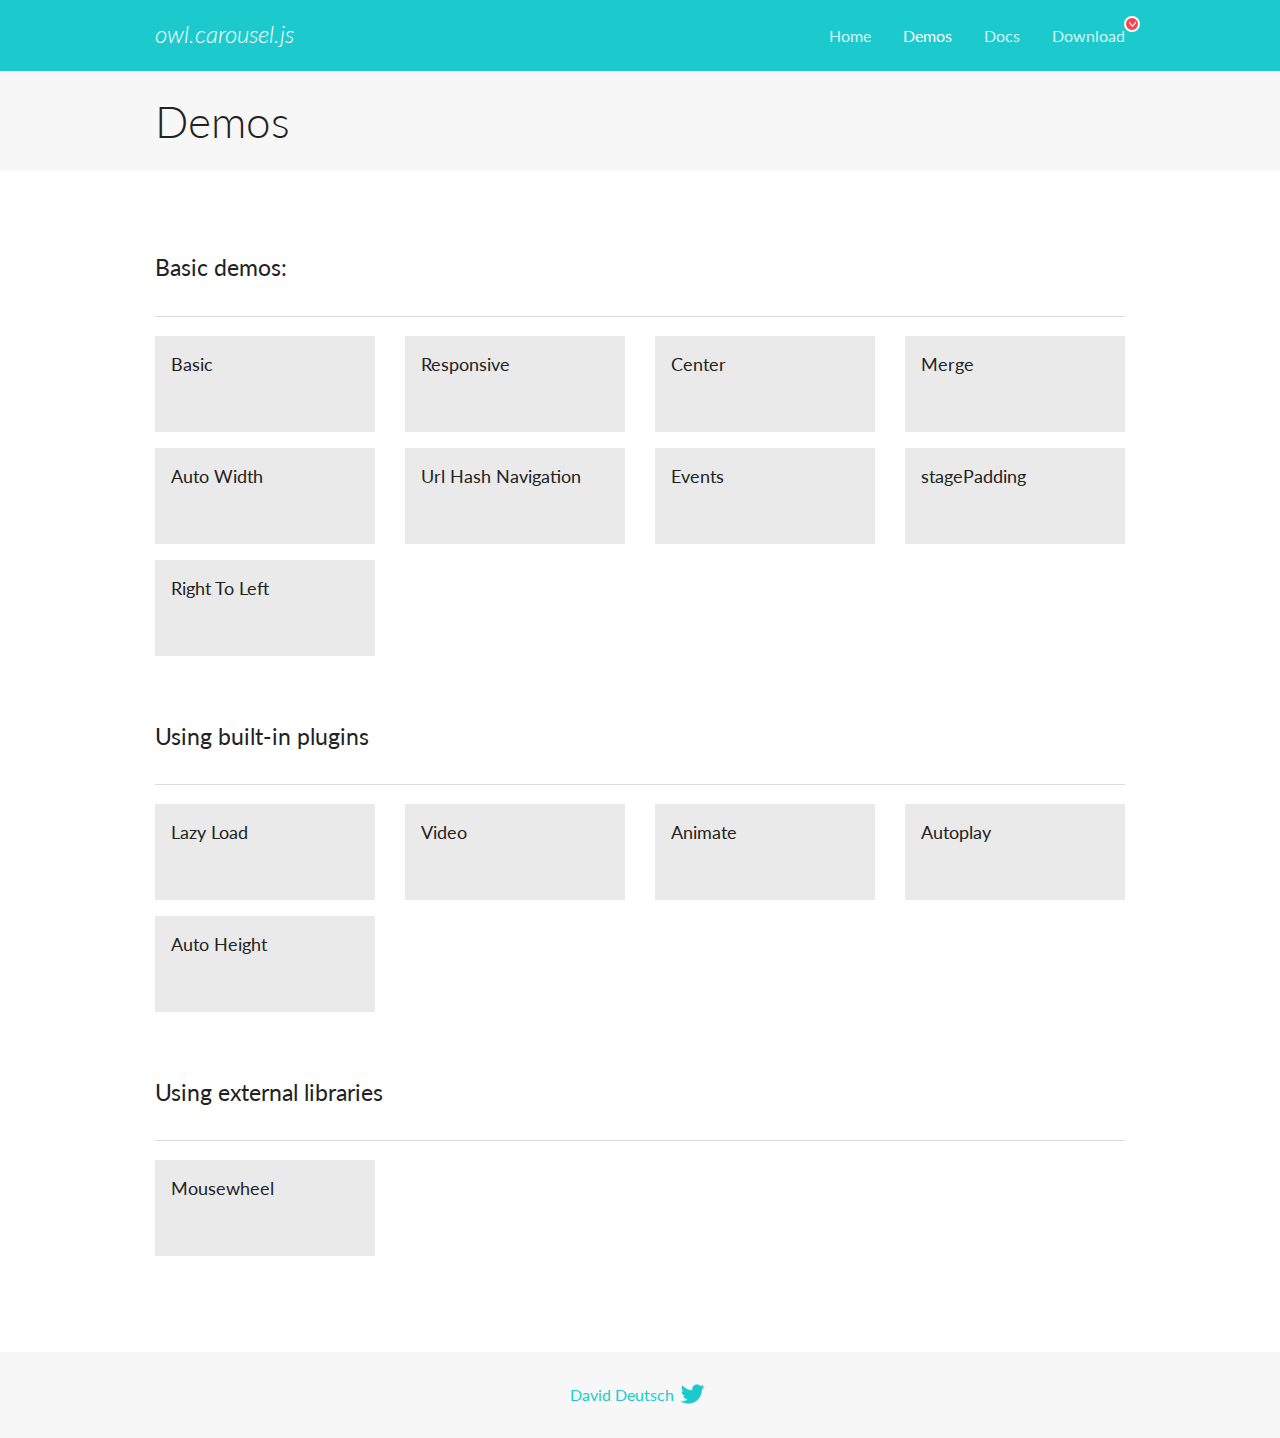
<file: public_html/css/oc/docs/demos/demos.html>
<!DOCTYPE html>
<html lang="en">
  <head>

    <!-- head -->
    <meta charset="utf-8">
    <meta name="msapplication-tap-highlight" content="no" />
    <meta name="viewport" content="width=device-width, initial-scale=1.0" />
    <meta name="description" content="A list of Owl Carousel examples.">
    <meta name="author" content="David Deutsch">
    <title>
      Demos | Owl Carousel | 2.3.4
    </title>

    <!-- Stylesheets -->
    <link href='https://fonts.googleapis.com/css?family=Lato:300,400,700,400italic,300italic' rel='stylesheet' type='text/css'>
    <link rel="stylesheet" href="../assets/css/docs.theme.min.css">

    <!-- Owl Stylesheets -->
    <link rel="stylesheet" href="../assets/owlcarousel/assets/owl.carousel.min.css">
    <link rel="stylesheet" href="../assets/owlcarousel/assets/owl.theme.default.min.css">

    <!-- HTML5 shim and Respond.js IE8 support of HTML5 elements and media queries -->

    <!--[if lt IE 9]>
      <script src="https://oss.maxcdn.com/libs/html5shiv/3.7.0/html5shiv.js"></script>
      <script src="https://oss.maxcdn.com/libs/respond.js/1.3.0/respond.min.js"></script>
    <![endif]-->

    <!-- Favicons -->
    <link rel="apple-touch-icon-precomposed" sizes="144x144" href="../assets/ico/apple-touch-icon-144-precomposed.png">
    <link rel="shortcut icon" href="../assets/ico/favicon.png">
    <link rel="shortcut icon" href="favicon.ico">

    <!-- Yeah i know js should not be in header. Its required for demos.-->

    <!-- javascript -->
    <script src="../assets/vendors/jquery.min.js"></script>
    <script src="../assets/owlcarousel/owl.carousel.js"></script>
  </head>
  <body>

    <!-- header -->
    <header class="header">
      <div class="row">
        <div class="large-12 columns">
          <div class="brand left">
            <h3>
              <a href="/OwlCarousel2/">owl.carousel.js</a> 
            </h3>
          </div>
          <a id="toggle-nav" class="right">
            <span></span> <span></span> <span></span> 
          </a> 
          <div class="nav-bar">
            <ul class="clearfix">
              <li> <a href="/OwlCarousel2/index.html">Home</a>  </li>
              <li class="active">
                <a href="/OwlCarousel2/demos/demos.html">Demos</a> 
              </li>
              <li> <a href="/OwlCarousel2/docs/started-welcome.html">Docs</a>  </li>
              <li>
                <a href="https://github.com/OwlCarousel2/OwlCarousel2/archive/2.3.4.zip">Download</a> 
                <span class="download"></span> 
              </li>
            </ul>
          </div>
        </div>
      </div>
    </header>

    <!-- title -->
    <section class="title">
      <div class="row">
        <div class="large-12 columns">
          <h1>Demos</h1>
        </div>
      </div>
    </section>

    <!--  Demos -->
    <section id="demos">
      <div class="row">
        <div class="large-12 columns">
          <h4 id="basic-demos-">Basic demos:</h4>
          <hr>
          <div class="demo-list">
            <div class="row">
              <div class="small-6 medium-4 large-3 columns">
                <a href="basic.html" class="demo-block">
                  <h5>Basic </h5>
                </a> 
              </div>
              <div class="small-6 medium-4 large-3 columns">
                <a href="responsive.html" class="demo-block">
                  <h5>Responsive </h5>
                </a> 
              </div>
              <div class="small-6 medium-4 large-3 columns">
                <a href="center.html" class="demo-block">
                  <h5>Center </h5>
                </a> 
              </div>
              <div class="small-6 medium-4 large-3 columns">
                <a href="merge.html" class="demo-block">
                  <h5>Merge </h5>
                </a> 
              </div>
              <div class="small-6 medium-4 large-3 columns">
                <a href="autowidth.html" class="demo-block">
                  <h5>Auto Width </h5>
                </a> 
              </div>
              <div class="small-6 medium-4 large-3 columns">
                <a href="urlhashnav.html" class="demo-block">
                  <h5>Url Hash Navigation </h5>
                </a> 
              </div>
              <div class="small-6 medium-4 large-3 columns">
                <a href="events.html" class="demo-block">
                  <h5>Events </h5>
                </a> 
              </div>
              <div class="small-6 medium-4 large-3 columns">
                <a href="stagepadding.html" class="demo-block">
                  <h5>stagePadding </h5>
                </a> 
              </div>
              <div class="small-6 medium-4 large-3 columns">
                <a href="rtl.html" class="demo-block">
                  <h5>Right To Left </h5>
                </a> 
              </div>
            </div>
          </div>
          <h4 id="using-built-in-plugins">Using built-in plugins</h4>
          <hr>
          <div class="demo-list">
            <div class="row">
              <div class="small-6 medium-4 large-3 columns">
                <a href="lazyLoad.html" class="demo-block">
                  <h5>Lazy Load </h5>
                </a> 
              </div>
              <div class="small-6 medium-4 large-3 columns">
                <a href="video.html" class="demo-block">
                  <h5>Video </h5>
                </a> 
              </div>
              <div class="small-6 medium-4 large-3 columns">
                <a href="animate.html" class="demo-block">
                  <h5>Animate </h5>
                </a> 
              </div>
              <div class="small-6 medium-4 large-3 columns">
                <a href="autoplay.html" class="demo-block">
                  <h5>Autoplay </h5>
                </a> 
              </div>
              <div class="small-6 medium-4 large-3 columns">
                <a href="autoheight.html" class="demo-block">
                  <h5>Auto Height </h5>
                </a> 
              </div>
            </div>
          </div>
          <h4 id="using-external-libraries">Using external libraries</h4>
          <hr>
          <div class="demo-list">
            <div class="row">
              <div class="small-6 medium-4 large-3 columns">
                <a href="mousewheel.html" class="demo-block">
                  <h5>Mousewheel </h5>
                </a> 
              </div>
            </div>
          </div>
        </div>
      </div>
    </section>

    <!-- footer -->
    <footer class="footer">
      <div class="row">
        <div class="large-12 columns">
          <h5>
            <a href="/OwlCarousel2/docs/support-contact.html">David Deutsch</a> 
            <a id="custom-tweet-button" href="https://twitter.com/share?url=https://github.com/OwlCarousel2/OwlCarousel2&text=Owl Carousel - This is so awesome! " target="_blank"></a> 
          </h5>
        </div>
      </div>
    </footer>

    <!-- vendors -->
    <script src="../assets/vendors/highlight.js"></script>
    <script src="../assets/js/app.js"></script>
  </body>
</html>
</file>
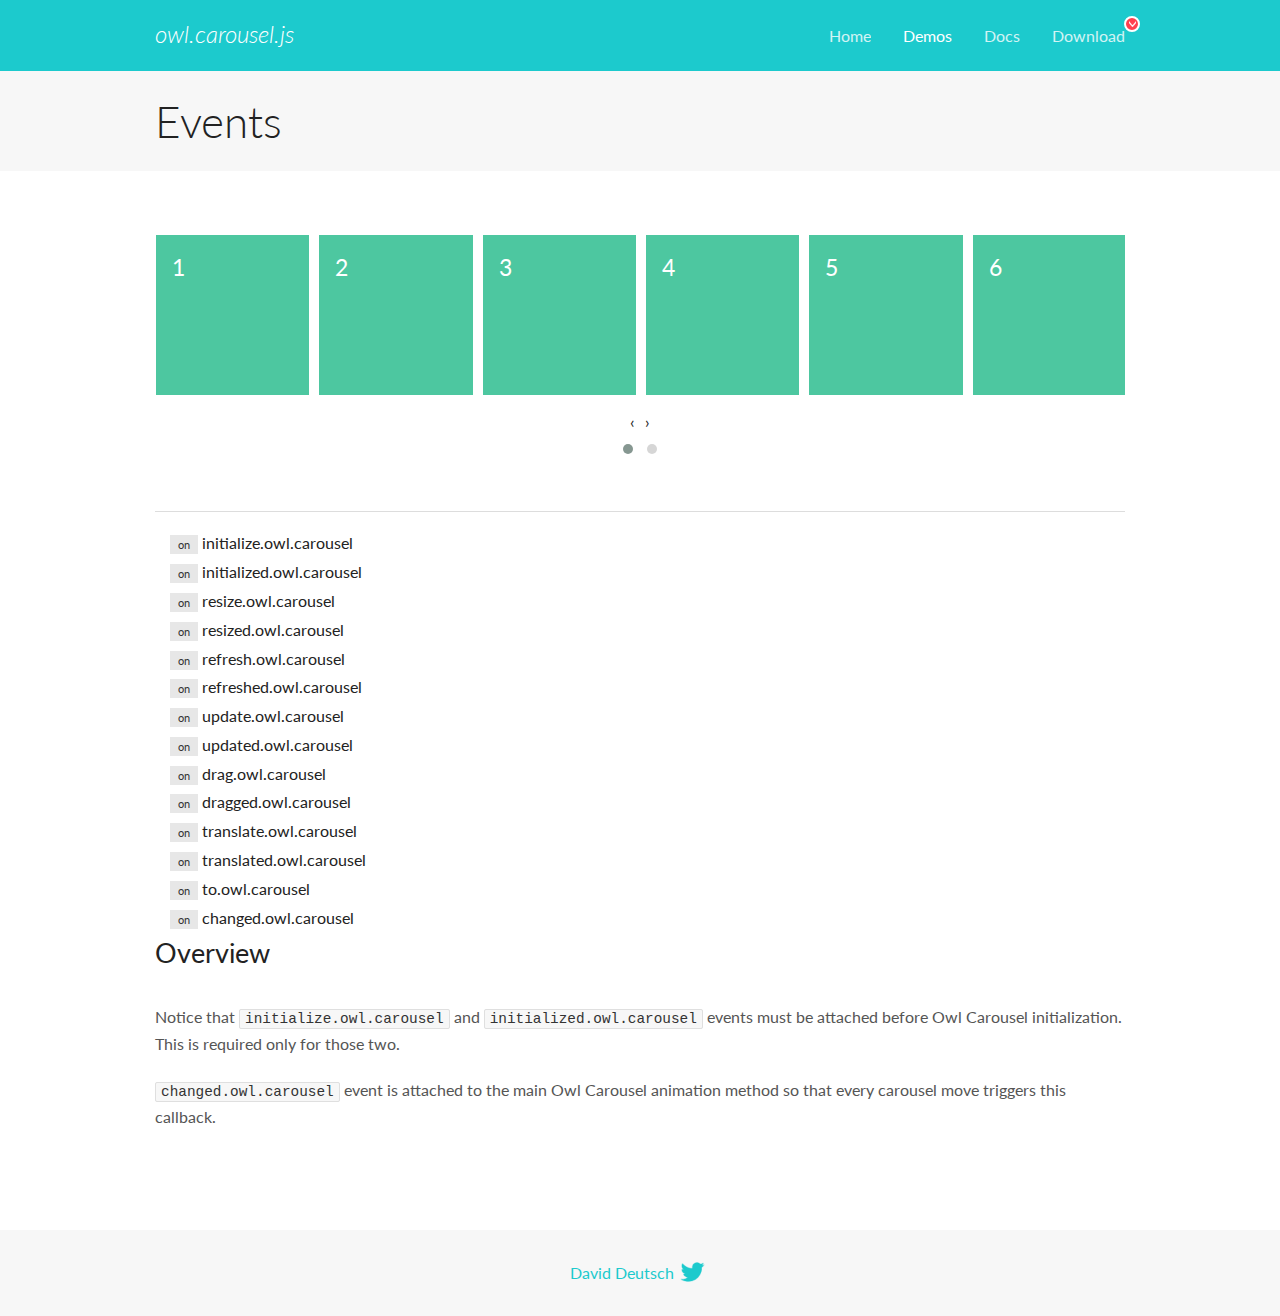
<file: public_html/css/oc/docs/demos/events.html>
<!DOCTYPE html>
<html lang="en">
  <head>

    <!-- head -->
    <meta charset="utf-8">
    <meta name="msapplication-tap-highlight" content="no" />
    <meta name="viewport" content="width=device-width, initial-scale=1.0" />
    <meta name="description" content="Events usage demo">
    <meta name="author" content="David Deutsch">
    <title>
      Events Demo | Owl Carousel | 2.3.4
    </title>

    <!-- Stylesheets -->
    <link href='https://fonts.googleapis.com/css?family=Lato:300,400,700,400italic,300italic' rel='stylesheet' type='text/css'>
    <link rel="stylesheet" href="../assets/css/docs.theme.min.css">

    <!-- Owl Stylesheets -->
    <link rel="stylesheet" href="../assets/owlcarousel/assets/owl.carousel.min.css">
    <link rel="stylesheet" href="../assets/owlcarousel/assets/owl.theme.default.min.css">

    <!-- HTML5 shim and Respond.js IE8 support of HTML5 elements and media queries -->

    <!--[if lt IE 9]>
      <script src="https://oss.maxcdn.com/libs/html5shiv/3.7.0/html5shiv.js"></script>
      <script src="https://oss.maxcdn.com/libs/respond.js/1.3.0/respond.min.js"></script>
    <![endif]-->

    <!-- Favicons -->
    <link rel="apple-touch-icon-precomposed" sizes="144x144" href="../assets/ico/apple-touch-icon-144-precomposed.png">
    <link rel="shortcut icon" href="../assets/ico/favicon.png">
    <link rel="shortcut icon" href="favicon.ico">

    <!-- Yeah i know js should not be in header. Its required for demos.-->

    <!-- javascript -->
    <script src="../assets/vendors/jquery.min.js"></script>
    <script src="../assets/owlcarousel/owl.carousel.js"></script>
  </head>
  <body>

    <!-- header -->
    <header class="header">
      <div class="row">
        <div class="large-12 columns">
          <div class="brand left">
            <h3>
              <a href="/OwlCarousel2/">owl.carousel.js</a> 
            </h3>
          </div>
          <a id="toggle-nav" class="right">
            <span></span> <span></span> <span></span> 
          </a> 
          <div class="nav-bar">
            <ul class="clearfix">
              <li> <a href="/OwlCarousel2/index.html">Home</a>  </li>
              <li class="active">
                <a href="/OwlCarousel2/demos/demos.html">Demos</a> 
              </li>
              <li> <a href="/OwlCarousel2/docs/started-welcome.html">Docs</a>  </li>
              <li>
                <a href="https://github.com/OwlCarousel2/OwlCarousel2/archive/2.3.4.zip">Download</a> 
                <span class="download"></span> 
              </li>
            </ul>
          </div>
        </div>
      </div>
    </header>

    <!-- title -->
    <section class="title">
      <div class="row">
        <div class="large-12 columns">
          <h1>Events</h1>
        </div>
      </div>
    </section>

    <!--  Demos -->
    <section id="demos">
      <div class="row">
        <div class="large-12 columns">
          <div class="owl-carousel owl-theme">
            <div class="item">
              <h4>1</h4>
            </div>
            <div class="item">
              <h4>2</h4>
            </div>
            <div class="item">
              <h4>3</h4>
            </div>
            <div class="item">
              <h4>4</h4>
            </div>
            <div class="item">
              <h4>5</h4>
            </div>
            <div class="item">
              <h4>6</h4>
            </div>
            <div class="item">
              <h4>7</h4>
            </div>
            <div class="item">
              <h4>8</h4>
            </div>
            <div class="item">
              <h4>9</h4>
            </div>
            <div class="item">
              <h4>10</h4>
            </div>
            <div class="item">
              <h4>11</h4>
            </div>
            <div class="item">
              <h4>12</h4>
            </div>
          </div>
          <hr>
          <div class="large-12 columns callbacks">
            <div><span class="label secondary initialize">on</span>  initialize.owl.carousel </div>
            <div><span class="label secondary initialized">on</span>  initialized.owl.carousel </div>
            <div><span class="label secondary resize">on</span>  resize.owl.carousel </div>
            <div><span class="label secondary resized">on</span>  resized.owl.carousel </div>
            <div><span class="label secondary refresh">on</span>  refresh.owl.carousel </div>
            <div><span class="label secondary refreshed">on</span>  refreshed.owl.carousel </div>
            <div><span class="label secondary update">on</span>  update.owl.carousel </div>
            <div><span class="label secondary updated">on</span>  updated.owl.carousel </div>
            <div><span class="label secondary drag">on</span>  drag.owl.carousel </div>
            <div><span class="label secondary dragged">on</span>  dragged.owl.carousel </div>
            <div><span class="label secondary translate">on</span>  translate.owl.carousel </div>
            <div><span class="label secondary translated">on</span>  translated.owl.carousel </div>
            <div><span class="label secondary to">on</span>  to.owl.carousel </div>
            <div><span class="label secondary changed">on</span>  changed.owl.carousel </div>
          </div>
          <h3 id="overview">Overview</h3>
          <p>Notice that <code>initialize.owl.carousel</code> and <code>initialized.owl.carousel</code> events must be attached before Owl Carousel initialization. This is required only for those two.</p>
          <p><code>changed.owl.carousel</code> event is attached to the main Owl Carousel animation method so that every carousel move triggers this callback.</p>
          <script>
            jQuery(document).ready(function($) {
              var owl = $('.owl-carousel');
              owl.on('initialize.owl.carousel initialized.owl.carousel ' +
                'initialize.owl.carousel initialize.owl.carousel ' +
                'resize.owl.carousel resized.owl.carousel ' +
                'refresh.owl.carousel refreshed.owl.carousel ' +
                'update.owl.carousel updated.owl.carousel ' +
                'drag.owl.carousel dragged.owl.carousel ' +
                'translate.owl.carousel translated.owl.carousel ' +
                'to.owl.carousel changed.owl.carousel',
                function(e) {
                  $('.' + e.type)
                    .removeClass('secondary')
                    .addClass('success');
                  window.setTimeout(function() {
                    $('.' + e.type)
                      .removeClass('success')
                      .addClass('secondary');
                  }, 500);
                });
              owl.owlCarousel({
                loop: true,
                nav: true,
                lazyLoad: true,
                margin: 10,
                video: true,
                responsive: {
                  0: {
                    items: 1
                  },
                  600: {
                    items: 3
                  },
                  960: {
                    items: 5,
                  },
                  1200: {
                    items: 6
                  }
                }
              });
            });
          </script>
        </div>
      </div>
    </section>

    <!-- footer -->
    <footer class="footer">
      <div class="row">
        <div class="large-12 columns">
          <h5>
            <a href="/OwlCarousel2/docs/support-contact.html">David Deutsch</a> 
            <a id="custom-tweet-button" href="https://twitter.com/share?url=https://github.com/OwlCarousel2/OwlCarousel2&text=Owl Carousel - This is so awesome! " target="_blank"></a> 
          </h5>
        </div>
      </div>
    </footer>

    <!-- vendors -->
    <script src="../assets/vendors/highlight.js"></script>
    <script src="../assets/js/app.js"></script>
  </body>
</html>
</file>
<file: public_html/v2/main.css>
body{
	margin: 0;
}

#landing-page{
	height: 100vh;
	background: linear-gradient(to bottom, White, White); /*update: no gradient for now*/
	text-align: center;
}

#typed{
	font: 400 24px/1.3 'Inconsolata', monospace;
	color: black;
	position: relative;
	top: 50%;
	transform: translateY(-50%);
}

.button{
	display: inline-block;
	padding: 15px 25px;
	font-size: 24px;
	cursor: pointer;
	text-align: center;
	border: 2px solid #555555;
	background-color: white;
	border-radius: 6px;
	transition-duration: 0.4s;
}

.button:hover{
	background-color: #555555;
	color: white;
}
</file>
<file: public_html/v2/cs-resume/resumedesign.css>
body{
	margin: 0;
	background-color: #E6E6E6;
}

#resume-frame{
	padding: 23px;
	position: relative;
	left: 50%;
	transform: translateX(-50%);
	width: 60vw;
	background-color: White;
}

h1{
	font-size: 37px;
	padding-left: 0;
	font-weight: bold;
}

h2{
	font-family: Arial;
	font-size: 25px;
	padding-left: 53px;
	font-weight: bold;
	color: #444;
	margin-bottom: 0;
	margin-top: 37px;
}

p{
	padding-left: 36px;
	font-size: 16px;
	line-height: 27px;
}

.half {
    width: 50%;
    float: left;
	font-size: 16px;
	line-height: 27px;
}

.accordion {
    background-color: white;
    color: #444;
    cursor: pointer;
    padding: 14px;
    width: 100%;
    text-align: left;
    border: none;
    outline: none;
    transition: 0.4s;
	padding-left: 53px;
}

.active, .accordion:hover {
    background-color: #eee;
}

.panel {
    padding: 0 32px;
    background-color: white;
    max-height: 0;
    overflow: hidden;
    transition: max-height 0.2s ease-out;
}
</file>
<file: public_html/v2/econ-resume/resumedesign.css>
body{
	margin: 0;
	background-color: #E6E6E6;
}

#resume-frame{
	padding: 23px;
	position: relative;
	left: 50%;
	transform: translateX(-50%);
	width: 60vw;
	background-color: White;
}

h1{
	font-size: 37px;
	padding-left: 0;
	font-weight: bold;
}

h2{
	font-family: Arial;
	font-size: 25px;
	padding-left: 53px;
	font-weight: bold;
	color: #444;
	margin-bottom: 0;
	margin-top: 37px;
}

p{
	padding-left: 36px;
	font-size: 16px;
	line-height: 27px;
}

.half {
    width: 50%;
    float: left;
	font-size: 16px;
	line-height: 27px;
}

.accordion {
    background-color: white;
    color: #444;
    cursor: pointer;
    padding: 14px;
    width: 100%;
    text-align: left;
    border: none;
    outline: none;
    transition: 0.4s;
	padding-left: 53px;
}

.active, .accordion:hover {
    background-color: #eee;
}

.panel {
    padding: 0 32px;
    background-color: white;
    max-height: 0;
    overflow: hidden;
    transition: max-height 0.2s ease-out;
}
</file>
